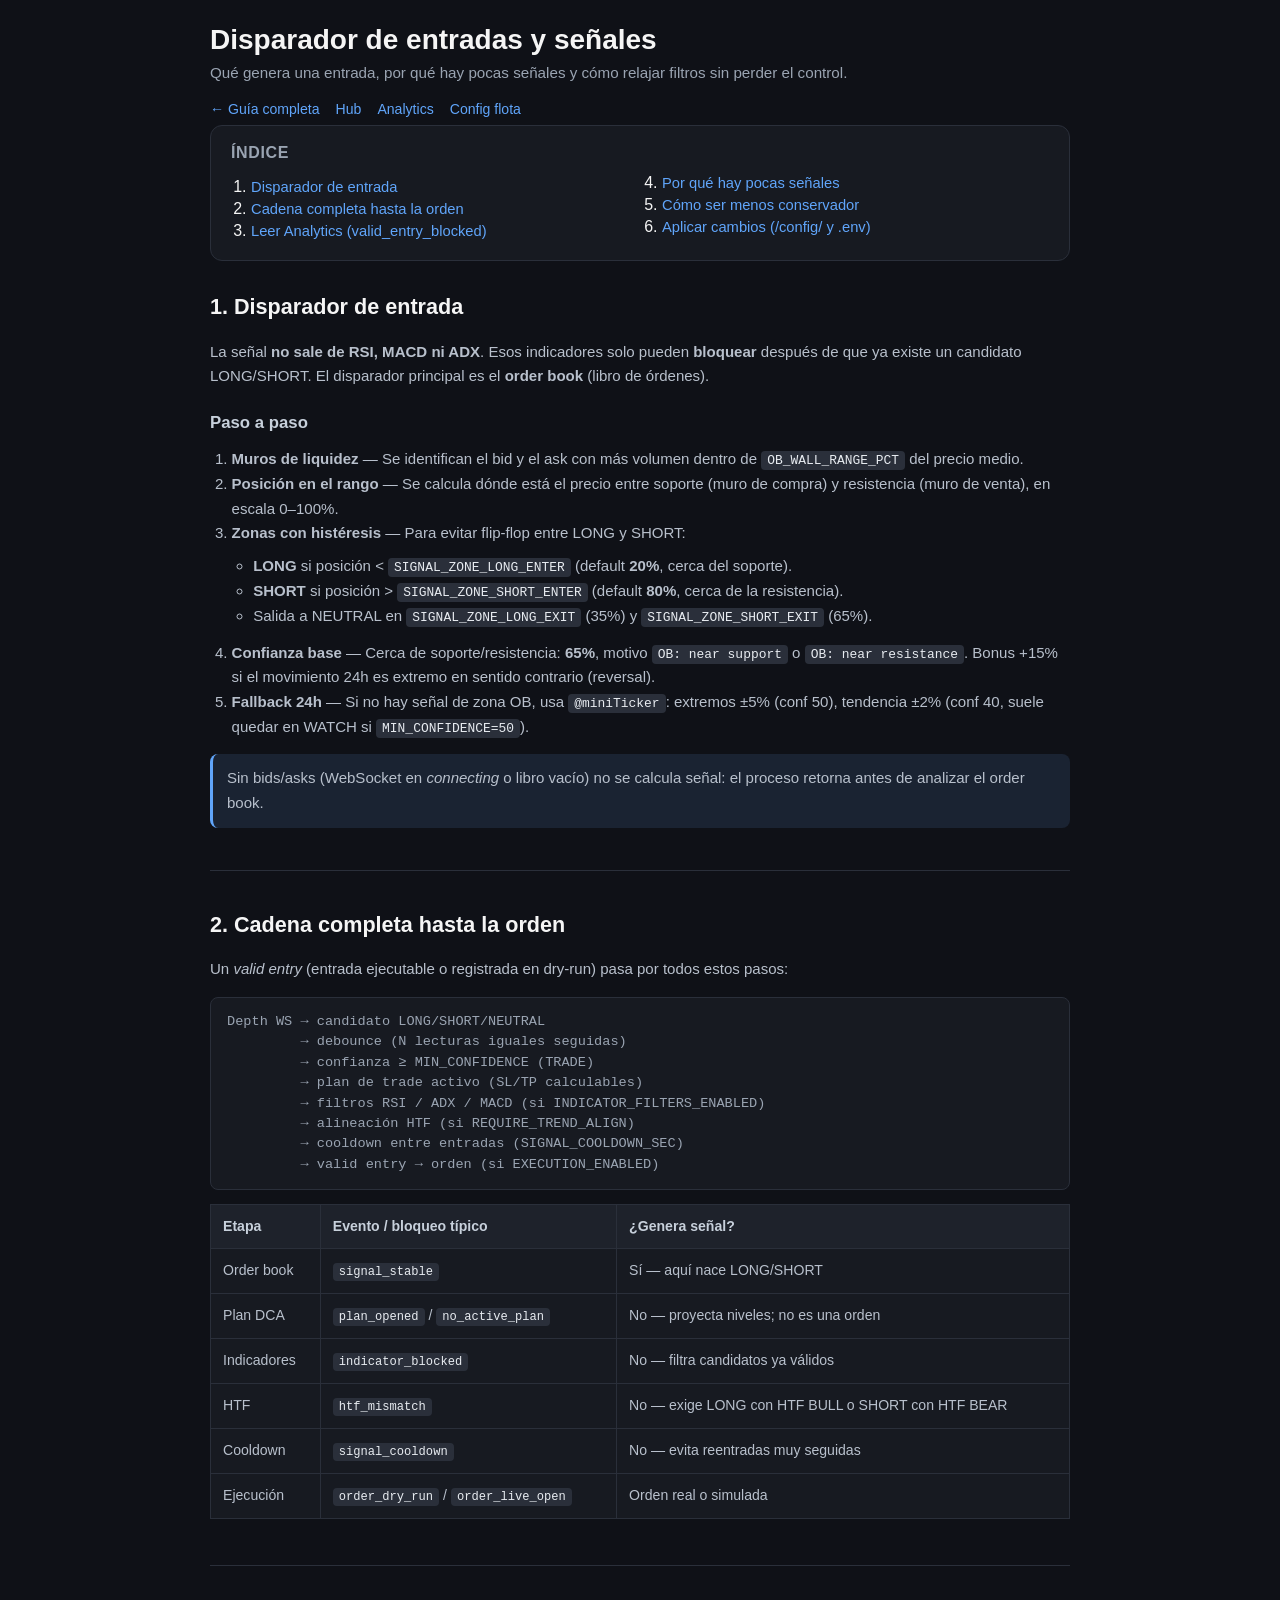
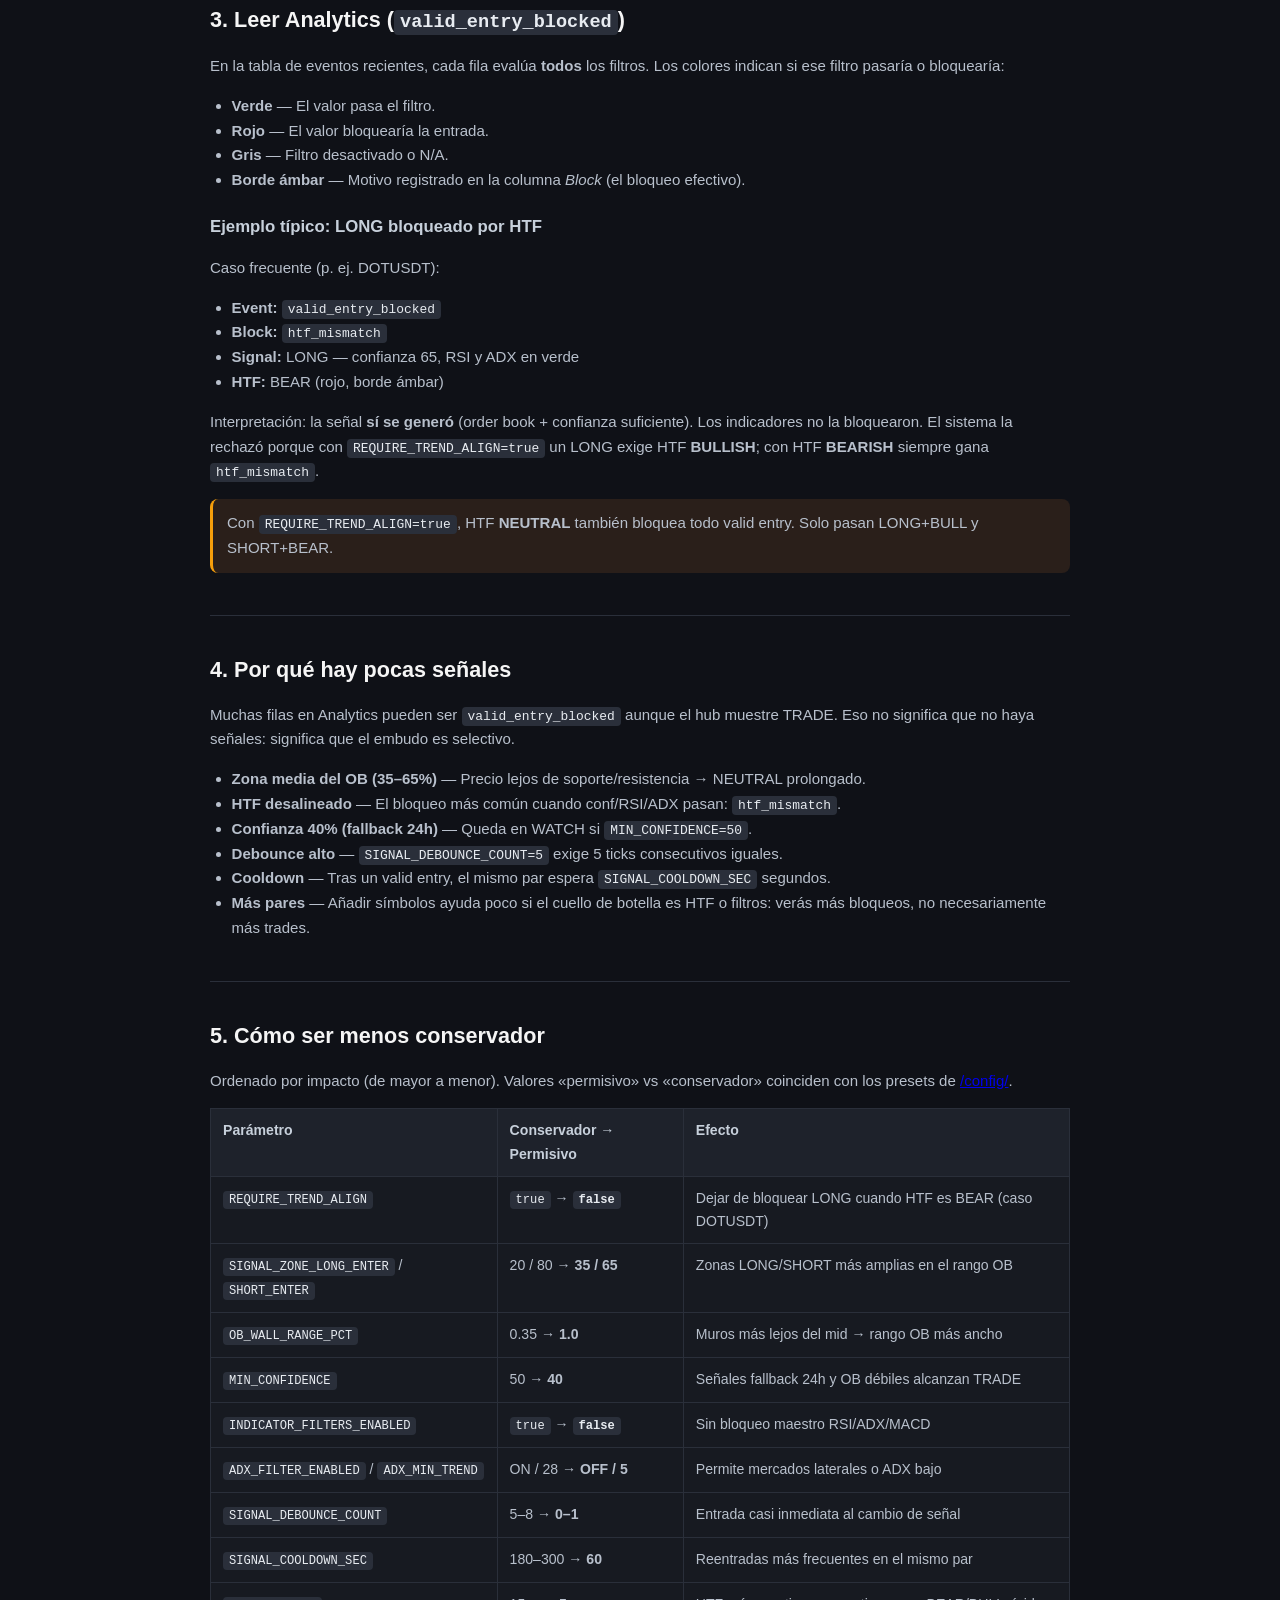
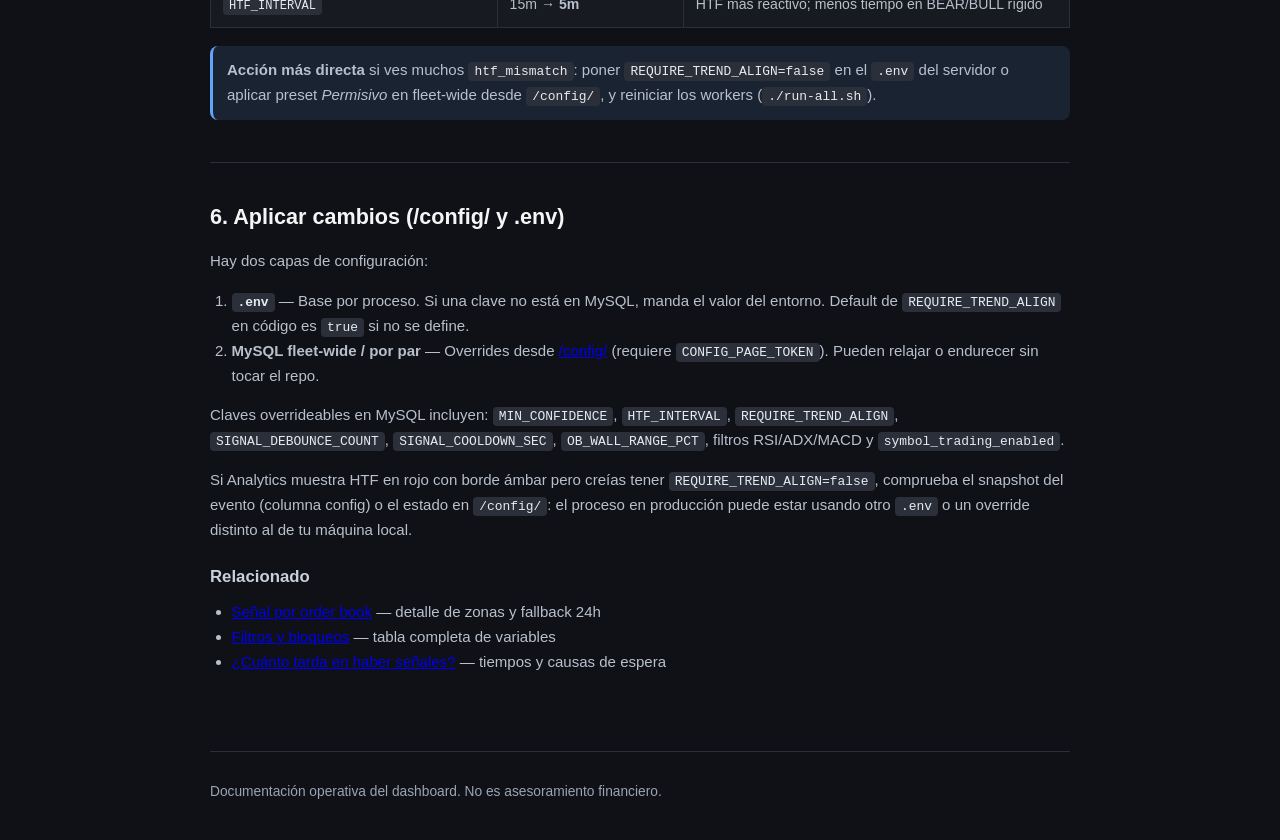
<file: hub/help-entradas.html>
<!DOCTYPE html>
<html lang="es">
<head>
    <meta charset="UTF-8">
    <meta name="viewport" content="width=device-width, initial-scale=1.0">
    <title>Disparador de entradas — Ayuda Binance Dashboard</title>
    <link rel="stylesheet" href="style.css">
</head>
<body>
    <div class="shell help-shell">
        <header class="header help-header">
            <div>
                <h1>Disparador de entradas y señales</h1>
                <p class="subtitle">Qué genera una entrada, por qué hay pocas señales y cómo relajar filtros sin perder el control.</p>
                <nav class="help-nav-top">
                    <a class="header-link" href="/help">← Guía completa</a>
                    <a class="header-link" href="/">Hub</a>
                    <a class="header-link" href="/analytics/">Analytics</a>
                    <a class="header-link" href="/config/">Config flota</a>
                </nav>
            </div>
        </header>

        <nav class="help-toc" aria-label="Índice">
            <h2>Índice</h2>
            <ol>
                <li><a href="#disparador">Disparador de entrada</a></li>
                <li><a href="#pipeline">Cadena completa hasta la orden</a></li>
                <li><a href="#analytics">Leer Analytics (valid_entry_blocked)</a></li>
                <li><a href="#pocas-senales">Por qué hay pocas señales</a></li>
                <li><a href="#menos-conservador">Cómo ser menos conservador</a></li>
                <li><a href="#config">Aplicar cambios (/config/ y .env)</a></li>
            </ol>
        </nav>

        <main class="help-content">

            <section id="disparador" class="help-section">
                <h2>1. Disparador de entrada</h2>
                <p>La señal <strong>no sale de RSI, MACD ni ADX</strong>. Esos indicadores solo pueden <strong>bloquear</strong> después de que ya existe un candidato LONG/SHORT. El disparador principal es el <strong>order book</strong> (libro de órdenes).</p>

                <h3>Paso a paso</h3>
                <ol>
                    <li><strong>Muros de liquidez</strong> — Se identifican el bid y el ask con más volumen dentro de <code>OB_WALL_RANGE_PCT</code> del precio medio.</li>
                    <li><strong>Posición en el rango</strong> — Se calcula dónde está el precio entre soporte (muro de compra) y resistencia (muro de venta), en escala 0–100%.</li>
                    <li><strong>Zonas con histéresis</strong> — Para evitar flip-flop entre LONG y SHORT:
                        <ul>
                            <li><strong>LONG</strong> si posición &lt; <code>SIGNAL_ZONE_LONG_ENTER</code> (default <strong>20%</strong>, cerca del soporte).</li>
                            <li><strong>SHORT</strong> si posición &gt; <code>SIGNAL_ZONE_SHORT_ENTER</code> (default <strong>80%</strong>, cerca de la resistencia).</li>
                            <li>Salida a NEUTRAL en <code>SIGNAL_ZONE_LONG_EXIT</code> (35%) y <code>SIGNAL_ZONE_SHORT_EXIT</code> (65%).</li>
                        </ul>
                    </li>
                    <li><strong>Confianza base</strong> — Cerca de soporte/resistencia: <strong>65%</strong>, motivo <code>OB: near support</code> o <code>OB: near resistance</code>. Bonus +15% si el movimiento 24h es extremo en sentido contrario (reversal).</li>
                    <li><strong>Fallback 24h</strong> — Si no hay señal de zona OB, usa <code>@miniTicker</code>: extremos ±5% (conf 50), tendencia ±2% (conf 40, suele quedar en WATCH si <code>MIN_CONFIDENCE=50</code>).</li>
                </ol>

                <p class="help-note">Sin bids/asks (WebSocket en <em>connecting</em> o libro vacío) no se calcula señal: el proceso retorna antes de analizar el order book.</p>
            </section>

            <section id="pipeline" class="help-section">
                <h2>2. Cadena completa hasta la orden</h2>
                <p>Un <em>valid entry</em> (entrada ejecutable o registrada en dry-run) pasa por todos estos pasos:</p>
                <pre class="help-diagram">Depth WS → candidato LONG/SHORT/NEUTRAL
         → debounce (N lecturas iguales seguidas)
         → confianza ≥ MIN_CONFIDENCE (TRADE)
         → plan de trade activo (SL/TP calculables)
         → filtros RSI / ADX / MACD (si INDICATOR_FILTERS_ENABLED)
         → alineación HTF (si REQUIRE_TREND_ALIGN)
         → cooldown entre entradas (SIGNAL_COOLDOWN_SEC)
         → valid entry → orden (si EXECUTION_ENABLED)</pre>

                <div class="help-table-wrap">
                    <table class="help-table">
                        <thead>
                            <tr>
                                <th>Etapa</th>
                                <th>Evento / bloqueo típico</th>
                                <th>¿Genera señal?</th>
                            </tr>
                        </thead>
                        <tbody>
                            <tr>
                                <td>Order book</td>
                                <td><code>signal_stable</code></td>
                                <td>Sí — aquí nace LONG/SHORT</td>
                            </tr>
                            <tr>
                                <td>Plan DCA</td>
                                <td><code>plan_opened</code> / <code>no_active_plan</code></td>
                                <td>No — proyecta niveles; no es una orden</td>
                            </tr>
                            <tr>
                                <td>Indicadores</td>
                                <td><code>indicator_blocked</code></td>
                                <td>No — filtra candidatos ya válidos</td>
                            </tr>
                            <tr>
                                <td>HTF</td>
                                <td><code>htf_mismatch</code></td>
                                <td>No — exige LONG con HTF BULL o SHORT con HTF BEAR</td>
                            </tr>
                            <tr>
                                <td>Cooldown</td>
                                <td><code>signal_cooldown</code></td>
                                <td>No — evita reentradas muy seguidas</td>
                            </tr>
                            <tr>
                                <td>Ejecución</td>
                                <td><code>order_dry_run</code> / <code>order_live_open</code></td>
                                <td>Orden real o simulada</td>
                            </tr>
                        </tbody>
                    </table>
                </div>
            </section>

            <section id="analytics" class="help-section">
                <h2>3. Leer Analytics (<code>valid_entry_blocked</code>)</h2>
                <p>En la tabla de eventos recientes, cada fila evalúa <strong>todos</strong> los filtros. Los colores indican si ese filtro pasaría o bloquearía:</p>
                <ul>
                    <li><strong>Verde</strong> — El valor pasa el filtro.</li>
                    <li><strong>Rojo</strong> — El valor bloquearía la entrada.</li>
                    <li><strong>Gris</strong> — Filtro desactivado o N/A.</li>
                    <li><strong>Borde ámbar</strong> — Motivo registrado en la columna <em>Block</em> (el bloqueo efectivo).</li>
                </ul>

                <h3>Ejemplo típico: LONG bloqueado por HTF</h3>
                <p>Caso frecuente (p. ej. DOTUSDT):</p>
                <ul>
                    <li><strong>Event:</strong> <code>valid_entry_blocked</code></li>
                    <li><strong>Block:</strong> <code>htf_mismatch</code></li>
                    <li><strong>Signal:</strong> LONG — confianza 65, RSI y ADX en verde</li>
                    <li><strong>HTF:</strong> BEAR (rojo, borde ámbar)</li>
                </ul>
                <p>Interpretación: la señal <strong>sí se generó</strong> (order book + confianza suficiente). Los indicadores no la bloquearon. El sistema la rechazó porque con <code>REQUIRE_TREND_ALIGN=true</code> un LONG exige HTF <strong>BULLISH</strong>; con HTF <strong>BEARISH</strong> siempre gana <code>htf_mismatch</code>.</p>
                <p class="help-warn">Con <code>REQUIRE_TREND_ALIGN=true</code>, HTF <strong>NEUTRAL</strong> también bloquea todo valid entry. Solo pasan LONG+BULL y SHORT+BEAR.</p>
            </section>

            <section id="pocas-senales" class="help-section">
                <h2>4. Por qué hay pocas señales</h2>
                <p>Muchas filas en Analytics pueden ser <code>valid_entry_blocked</code> aunque el hub muestre TRADE. Eso no significa que no haya señales: significa que el embudo es selectivo.</p>
                <ul>
                    <li><strong>Zona media del OB (35–65%)</strong> — Precio lejos de soporte/resistencia → NEUTRAL prolongado.</li>
                    <li><strong>HTF desalineado</strong> — El bloqueo más común cuando conf/RSI/ADX pasan: <code>htf_mismatch</code>.</li>
                    <li><strong>Confianza 40% (fallback 24h)</strong> — Queda en WATCH si <code>MIN_CONFIDENCE=50</code>.</li>
                    <li><strong>Debounce alto</strong> — <code>SIGNAL_DEBOUNCE_COUNT=5</code> exige 5 ticks consecutivos iguales.</li>
                    <li><strong>Cooldown</strong> — Tras un valid entry, el mismo par espera <code>SIGNAL_COOLDOWN_SEC</code> segundos.</li>
                    <li><strong>Más pares</strong> — Añadir símbolos ayuda poco si el cuello de botella es HTF o filtros: verás más bloqueos, no necesariamente más trades.</li>
                </ul>
            </section>

            <section id="menos-conservador" class="help-section">
                <h2>5. Cómo ser menos conservador</h2>
                <p>Ordenado por impacto (de mayor a menor). Valores «permisivo» vs «conservador» coinciden con los presets de <a href="/config/">/config/</a>.</p>

                <div class="help-table-wrap">
                    <table class="help-table">
                        <thead>
                            <tr>
                                <th>Parámetro</th>
                                <th>Conservador → Permisivo</th>
                                <th>Efecto</th>
                            </tr>
                        </thead>
                        <tbody>
                            <tr>
                                <td><code>REQUIRE_TREND_ALIGN</code></td>
                                <td><code>true</code> → <strong><code>false</code></strong></td>
                                <td>Dejar de bloquear LONG cuando HTF es BEAR (caso DOTUSDT)</td>
                            </tr>
                            <tr>
                                <td><code>SIGNAL_ZONE_LONG_ENTER</code> / <code>SHORT_ENTER</code></td>
                                <td>20 / 80 → <strong>35 / 65</strong></td>
                                <td>Zonas LONG/SHORT más amplias en el rango OB</td>
                            </tr>
                            <tr>
                                <td><code>OB_WALL_RANGE_PCT</code></td>
                                <td>0.35 → <strong>1.0</strong></td>
                                <td>Muros más lejos del mid → rango OB más ancho</td>
                            </tr>
                            <tr>
                                <td><code>MIN_CONFIDENCE</code></td>
                                <td>50 → <strong>40</strong></td>
                                <td>Señales fallback 24h y OB débiles alcanzan TRADE</td>
                            </tr>
                            <tr>
                                <td><code>INDICATOR_FILTERS_ENABLED</code></td>
                                <td><code>true</code> → <strong><code>false</code></strong></td>
                                <td>Sin bloqueo maestro RSI/ADX/MACD</td>
                            </tr>
                            <tr>
                                <td><code>ADX_FILTER_ENABLED</code> / <code>ADX_MIN_TREND</code></td>
                                <td>ON / 28 → <strong>OFF / 5</strong></td>
                                <td>Permite mercados laterales o ADX bajo</td>
                            </tr>
                            <tr>
                                <td><code>SIGNAL_DEBOUNCE_COUNT</code></td>
                                <td>5–8 → <strong>0–1</strong></td>
                                <td>Entrada casi inmediata al cambio de señal</td>
                            </tr>
                            <tr>
                                <td><code>SIGNAL_COOLDOWN_SEC</code></td>
                                <td>180–300 → <strong>60</strong></td>
                                <td>Reentradas más frecuentes en el mismo par</td>
                            </tr>
                            <tr>
                                <td><code>HTF_INTERVAL</code></td>
                                <td>15m → <strong>5m</strong></td>
                                <td>HTF más reactivo; menos tiempo en BEAR/BULL rígido</td>
                            </tr>
                        </tbody>
                    </table>
                </div>

                <p class="help-note"><strong>Acción más directa</strong> si ves muchos <code>htf_mismatch</code>: poner <code>REQUIRE_TREND_ALIGN=false</code> en el <code>.env</code> del servidor o aplicar preset <em>Permisivo</em> en fleet-wide desde <code>/config/</code>, y reiniciar los workers (<code>./run-all.sh</code>).</p>
            </section>

            <section id="config" class="help-section">
                <h2>6. Aplicar cambios (/config/ y .env)</h2>
                <p>Hay dos capas de configuración:</p>
                <ol>
                    <li><strong><code>.env</code></strong> — Base por proceso. Si una clave no está en MySQL, manda el valor del entorno. Default de <code>REQUIRE_TREND_ALIGN</code> en código es <code>true</code> si no se define.</li>
                    <li><strong>MySQL fleet-wide / por par</strong> — Overrides desde <a href="/config/">/config/</a> (requiere <code>CONFIG_PAGE_TOKEN</code>). Pueden relajar o endurecer sin tocar el repo.</li>
                </ol>
                <p>Claves overrideables en MySQL incluyen: <code>MIN_CONFIDENCE</code>, <code>HTF_INTERVAL</code>, <code>REQUIRE_TREND_ALIGN</code>, <code>SIGNAL_DEBOUNCE_COUNT</code>, <code>SIGNAL_COOLDOWN_SEC</code>, <code>OB_WALL_RANGE_PCT</code>, filtros RSI/ADX/MACD y <code>symbol_trading_enabled</code>.</p>
                <p>Si Analytics muestra HTF en rojo con borde ámbar pero creías tener <code>REQUIRE_TREND_ALIGN=false</code>, comprueba el snapshot del evento (columna config) o el estado en <code>/config/</code>: el proceso en producción puede estar usando otro <code>.env</code> o un override distinto al de tu máquina local.</p>

                <h3>Relacionado</h3>
                <ul>
                    <li><a href="/help#orderbook">Señal por order book</a> — detalle de zonas y fallback 24h</li>
                    <li><a href="/help#filtros">Filtros y bloqueos</a> — tabla completa de variables</li>
                    <li><a href="/help#esperas">¿Cuánto tarda en haber señales?</a> — tiempos y causas de espera</li>
                </ul>
            </section>

        </main>

        <footer class="help-footer">
            <p class="help-disclaimer">Documentación operativa del dashboard. No es asesoramiento financiero.</p>
        </footer>
    </div>
</body>
</html>
</file>
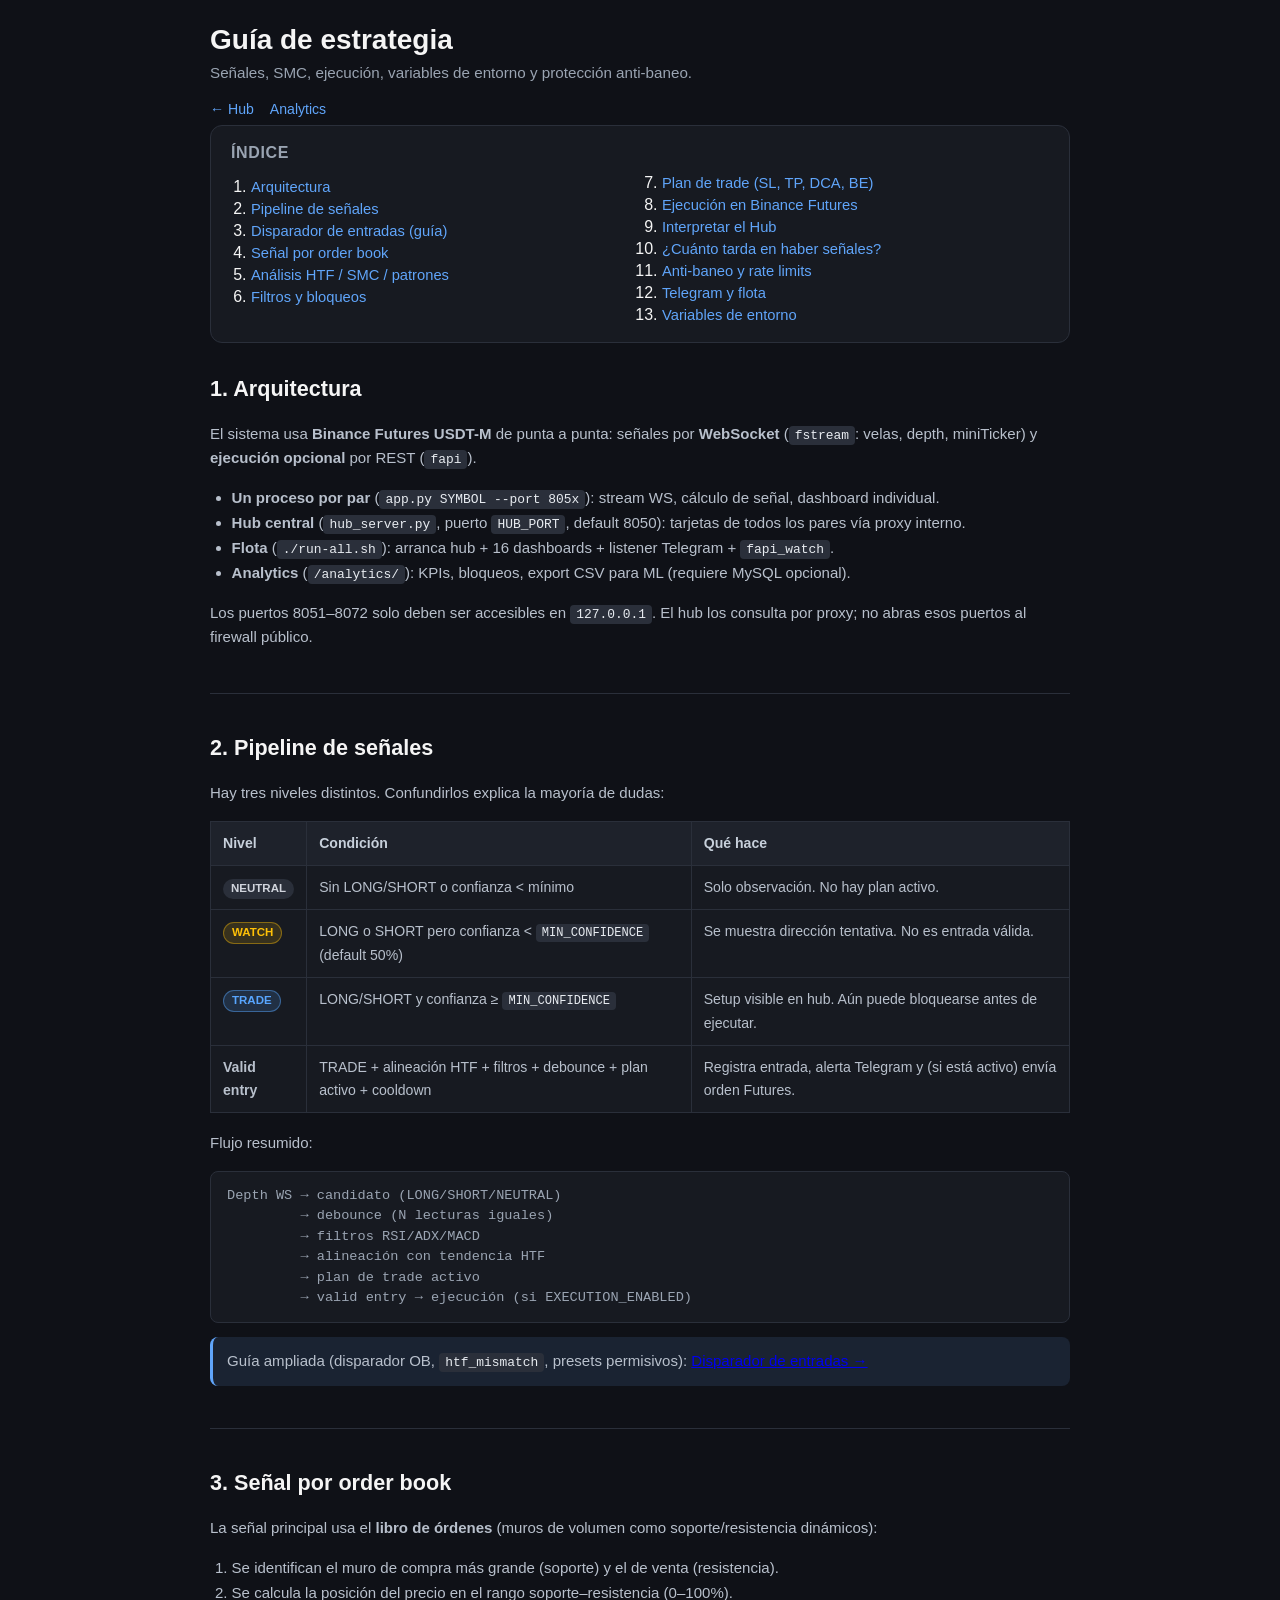
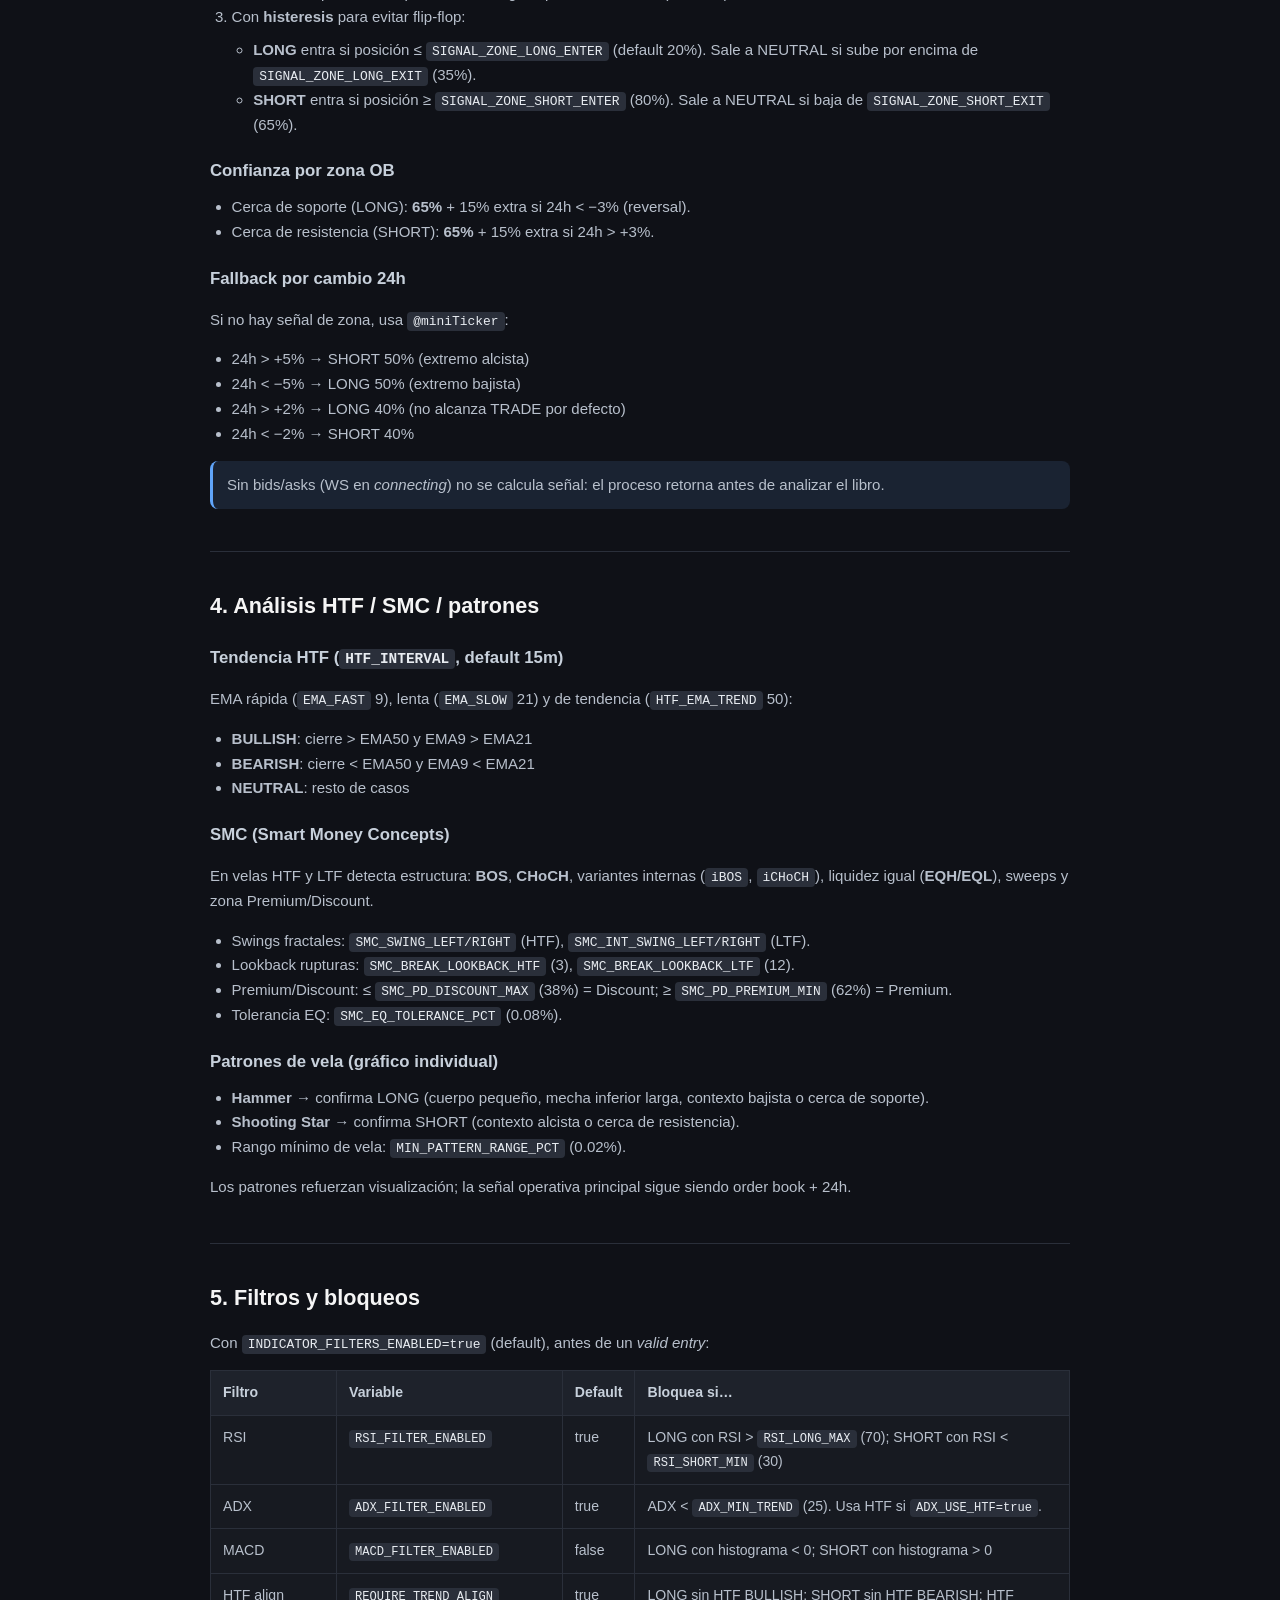
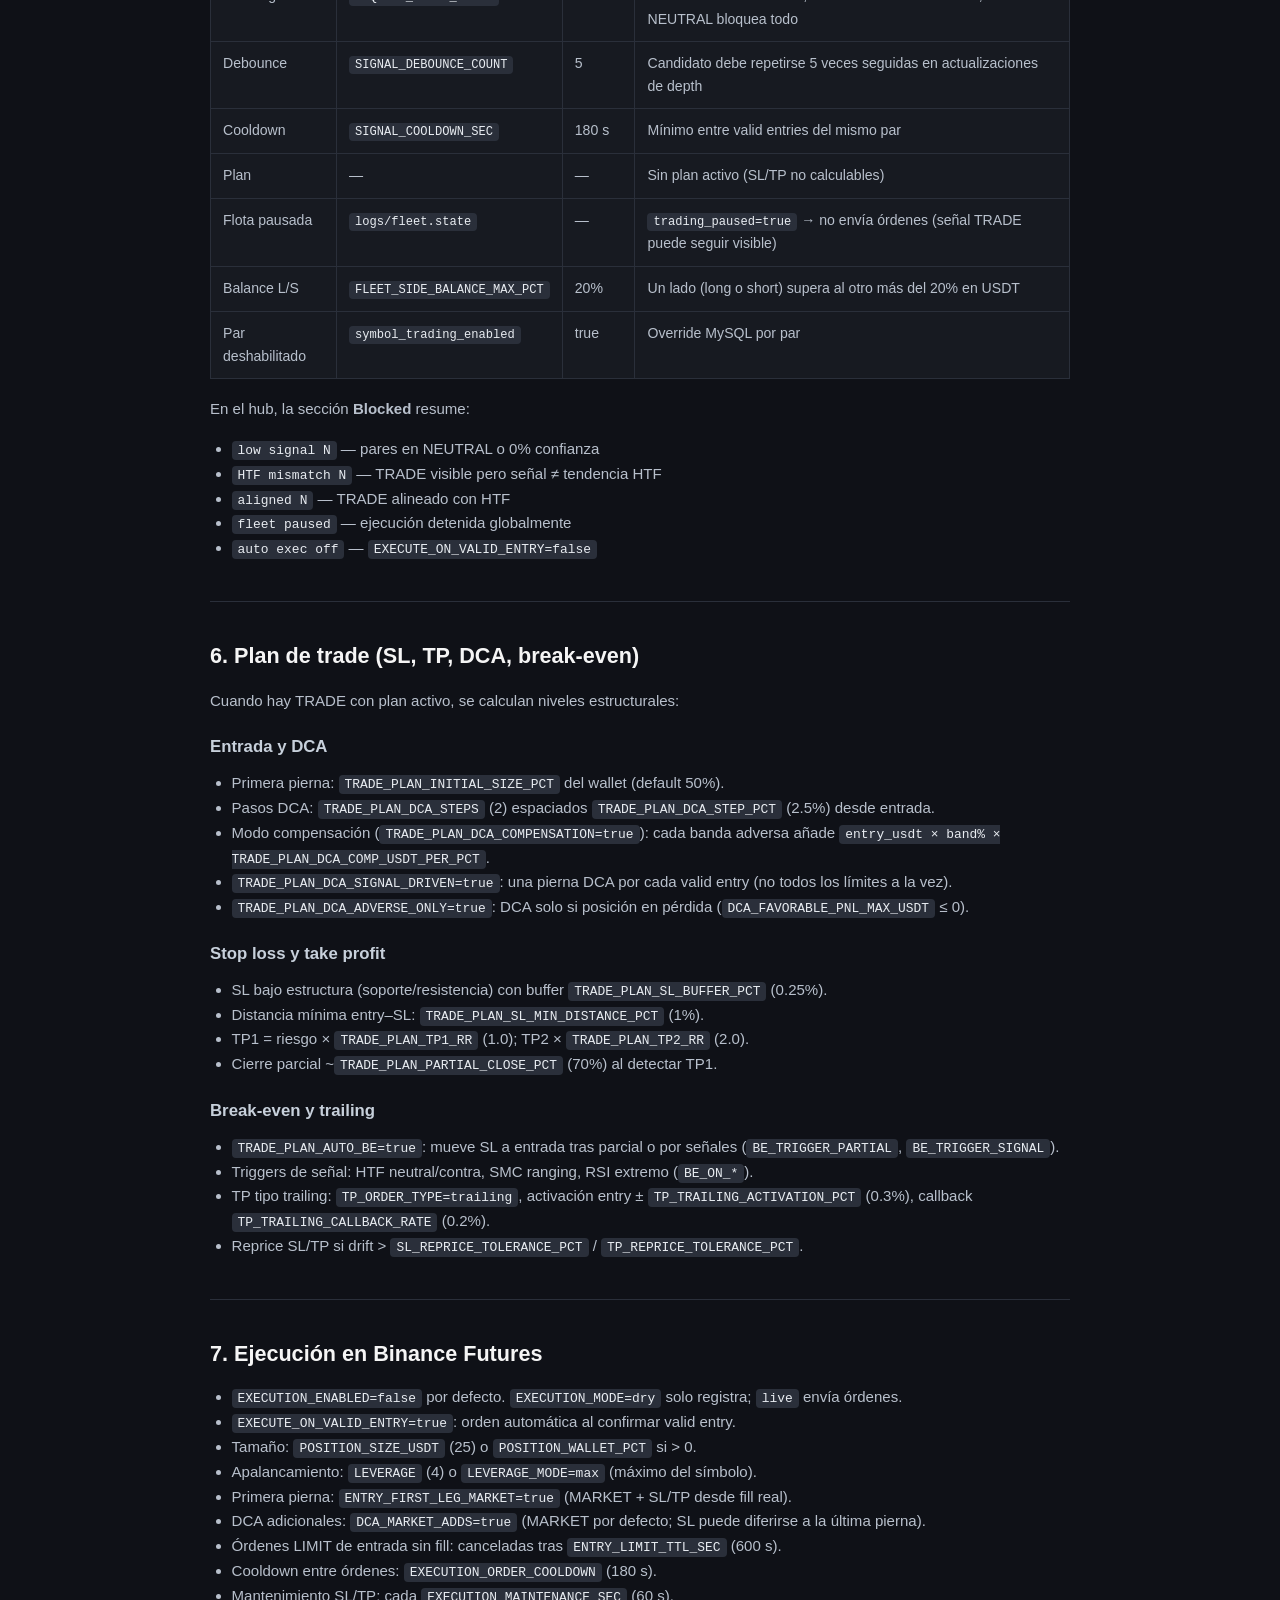
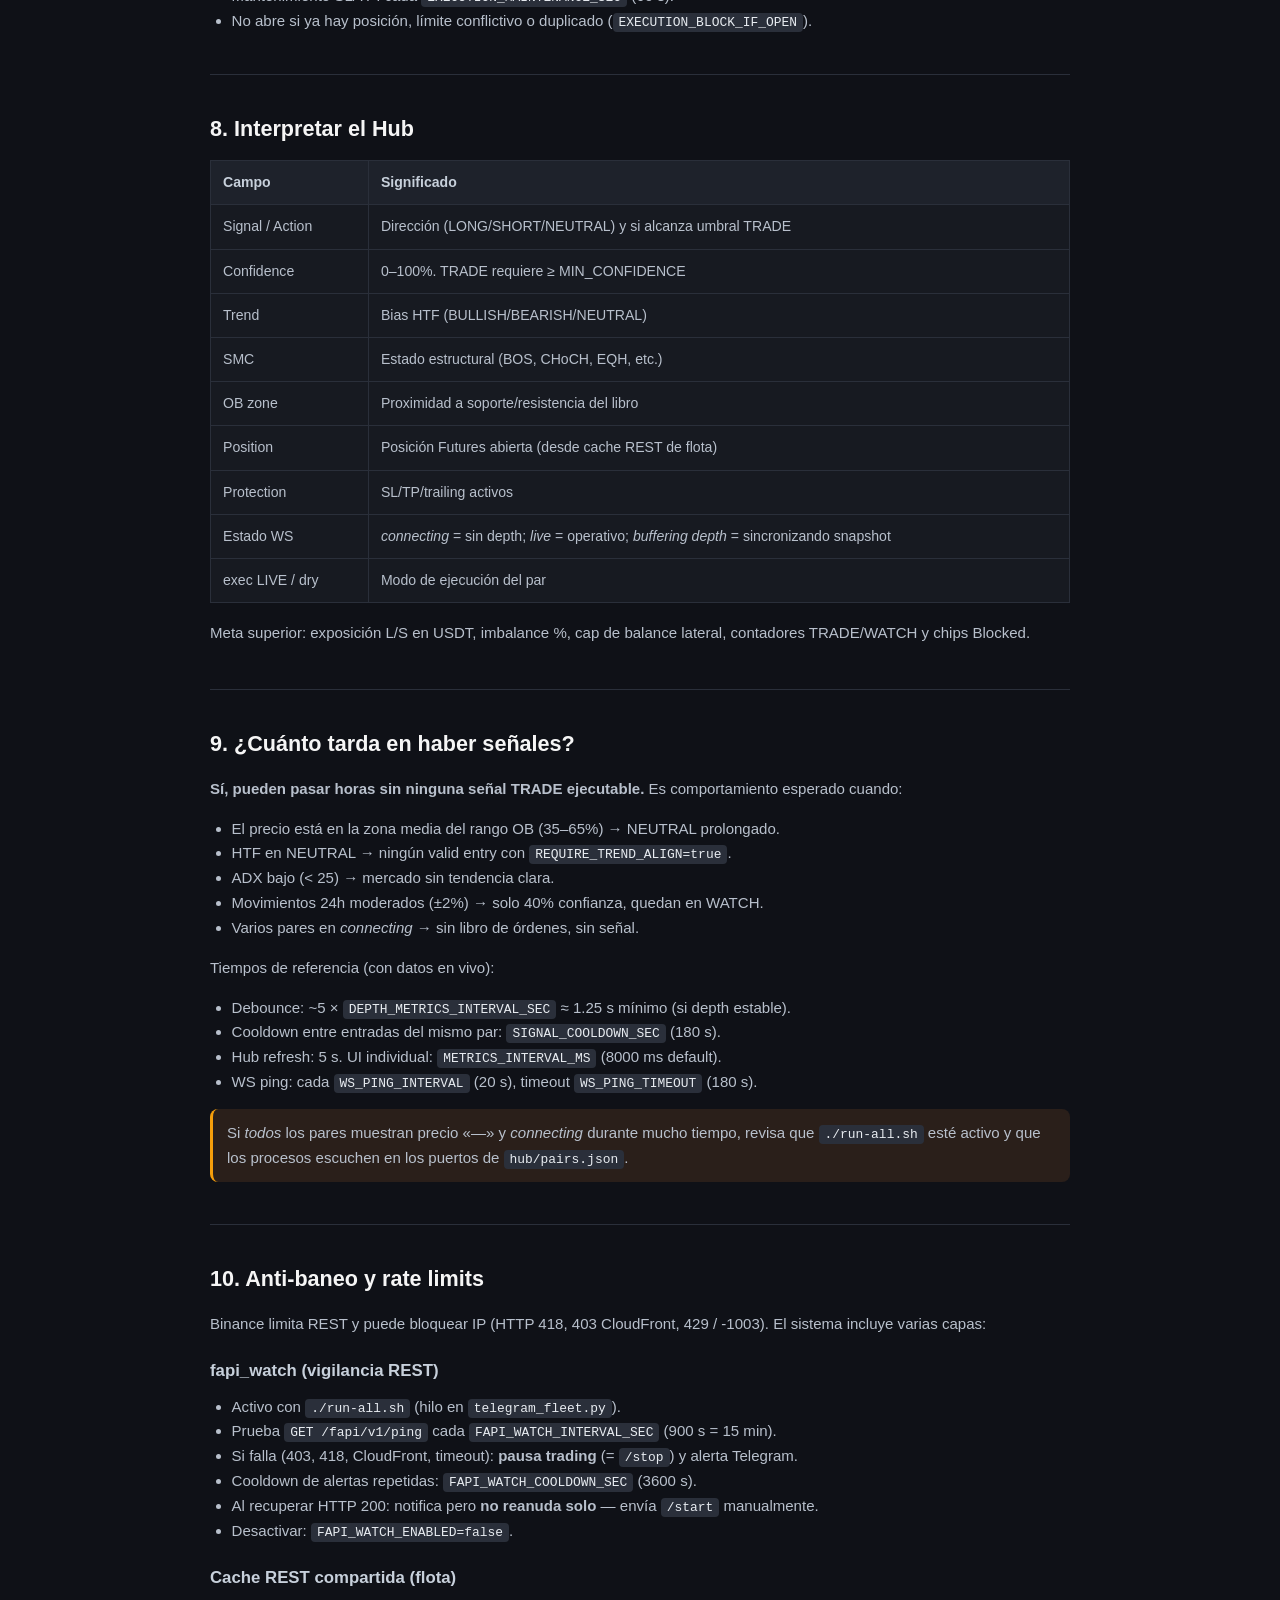
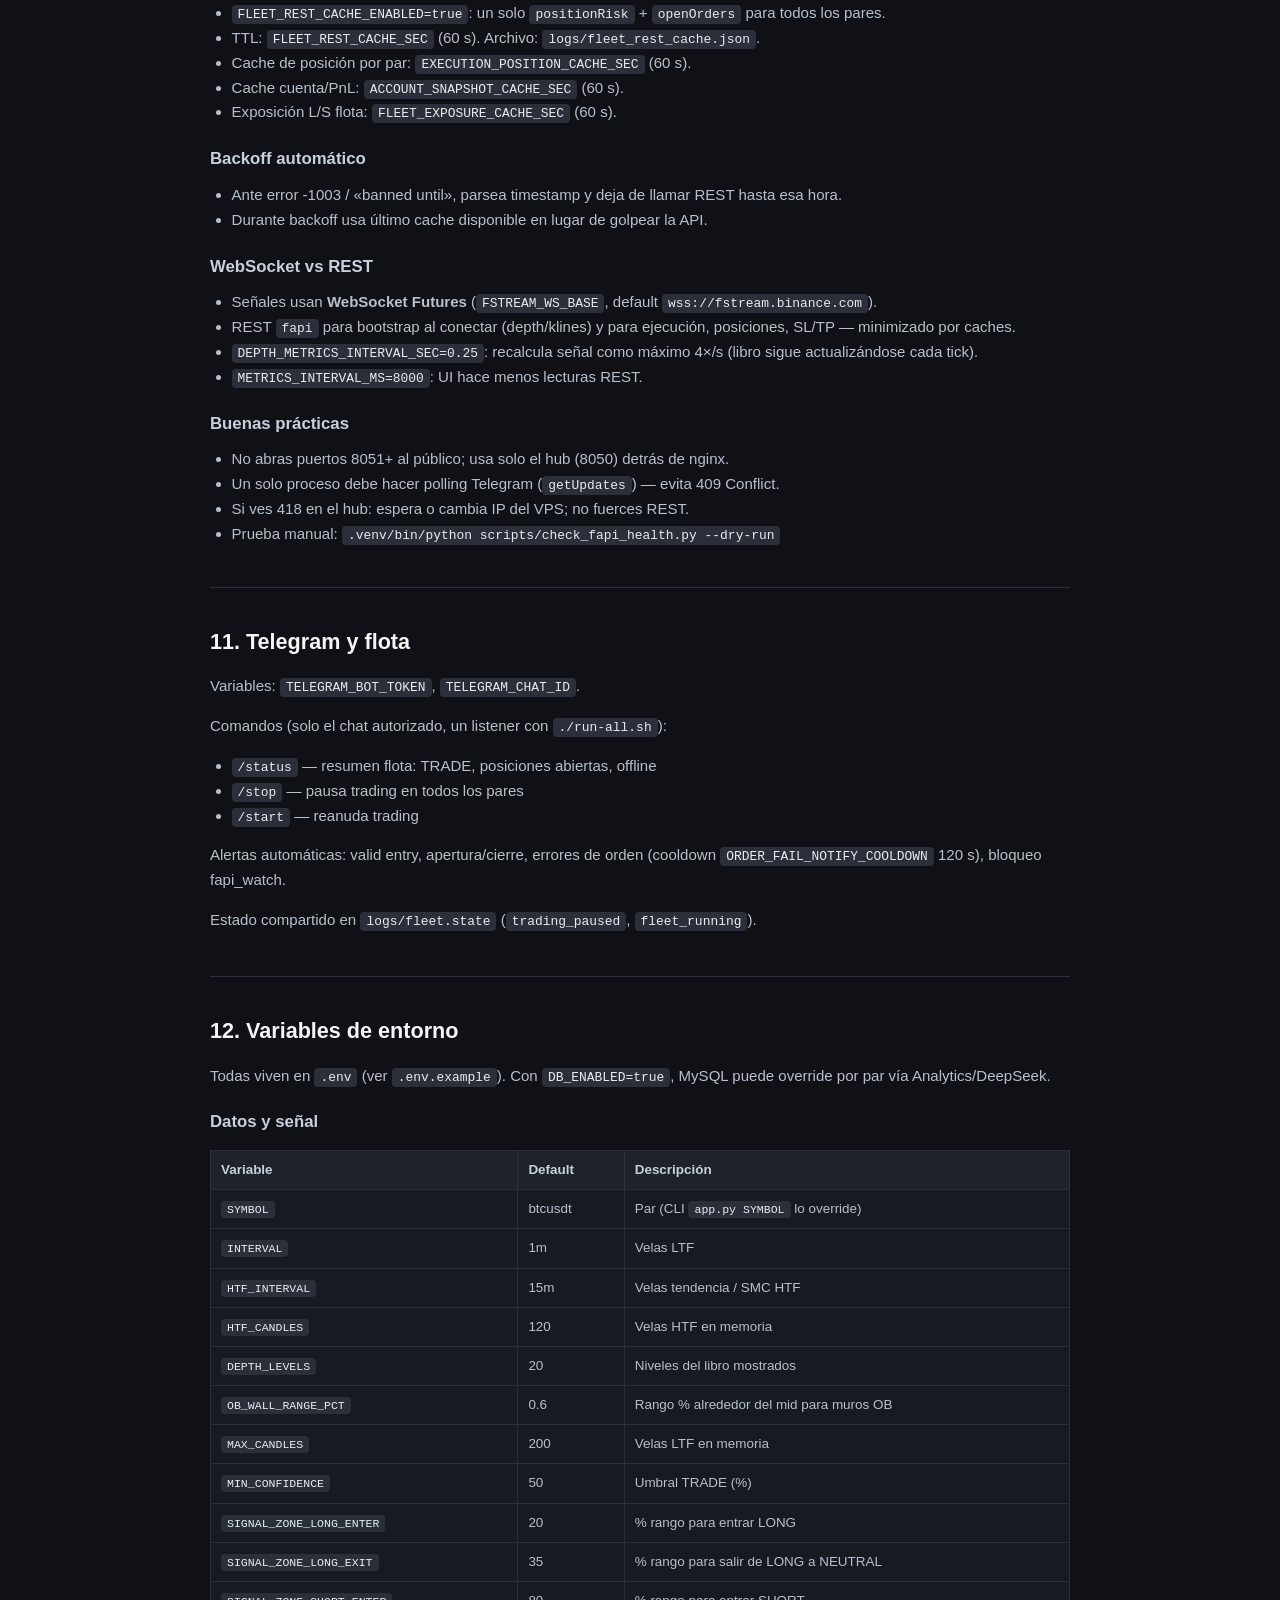
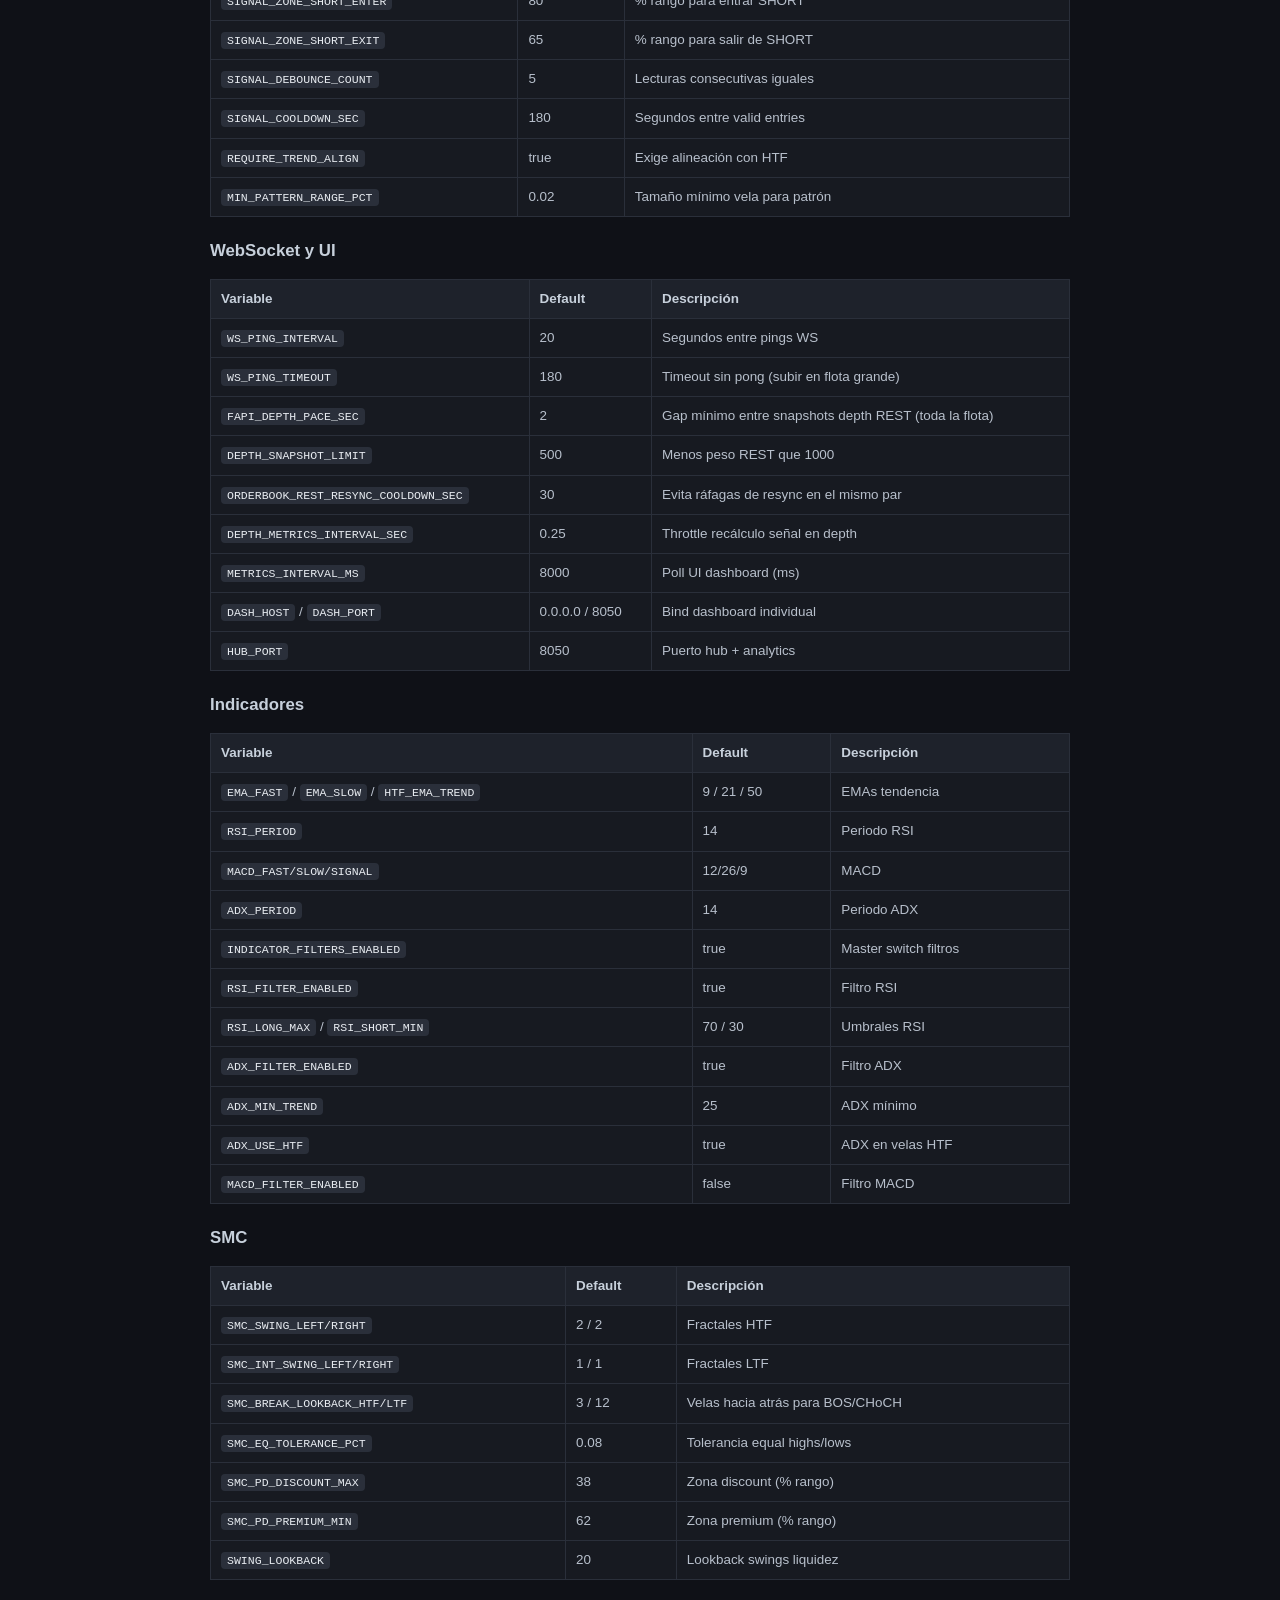
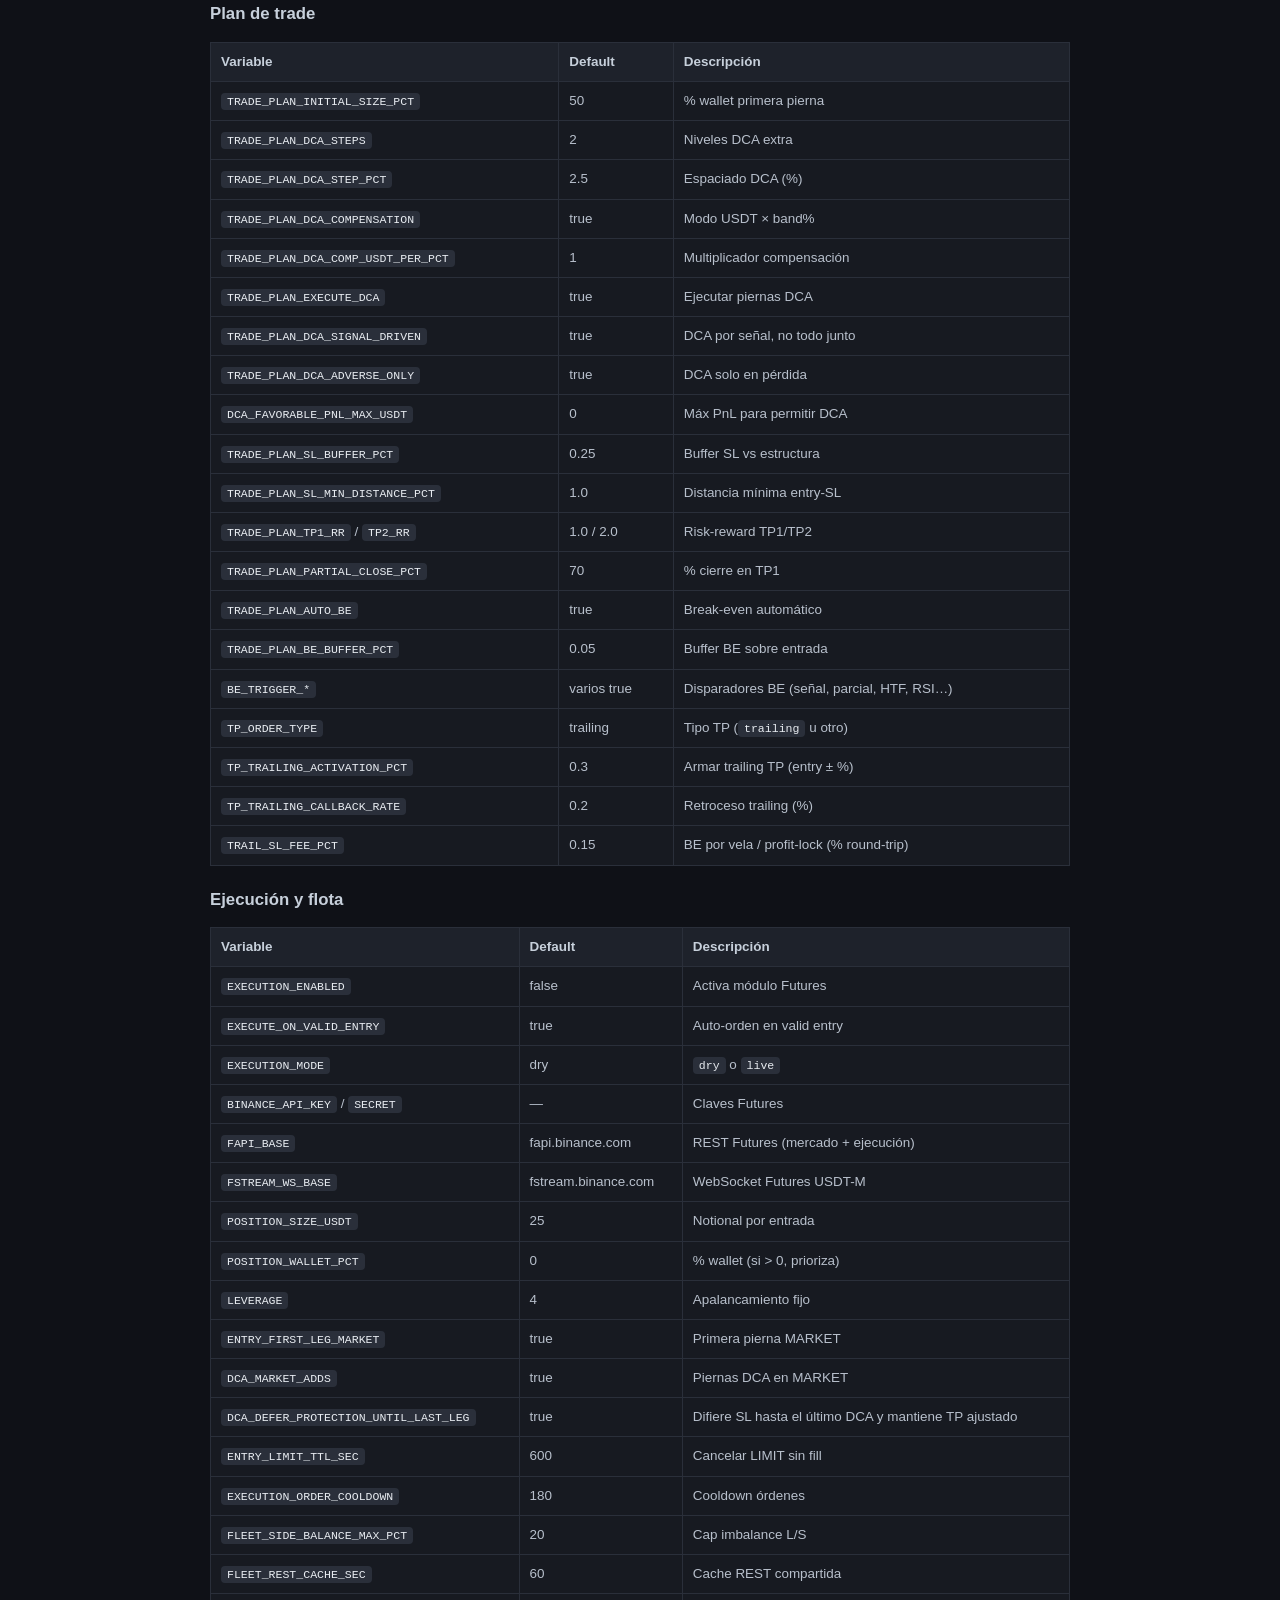
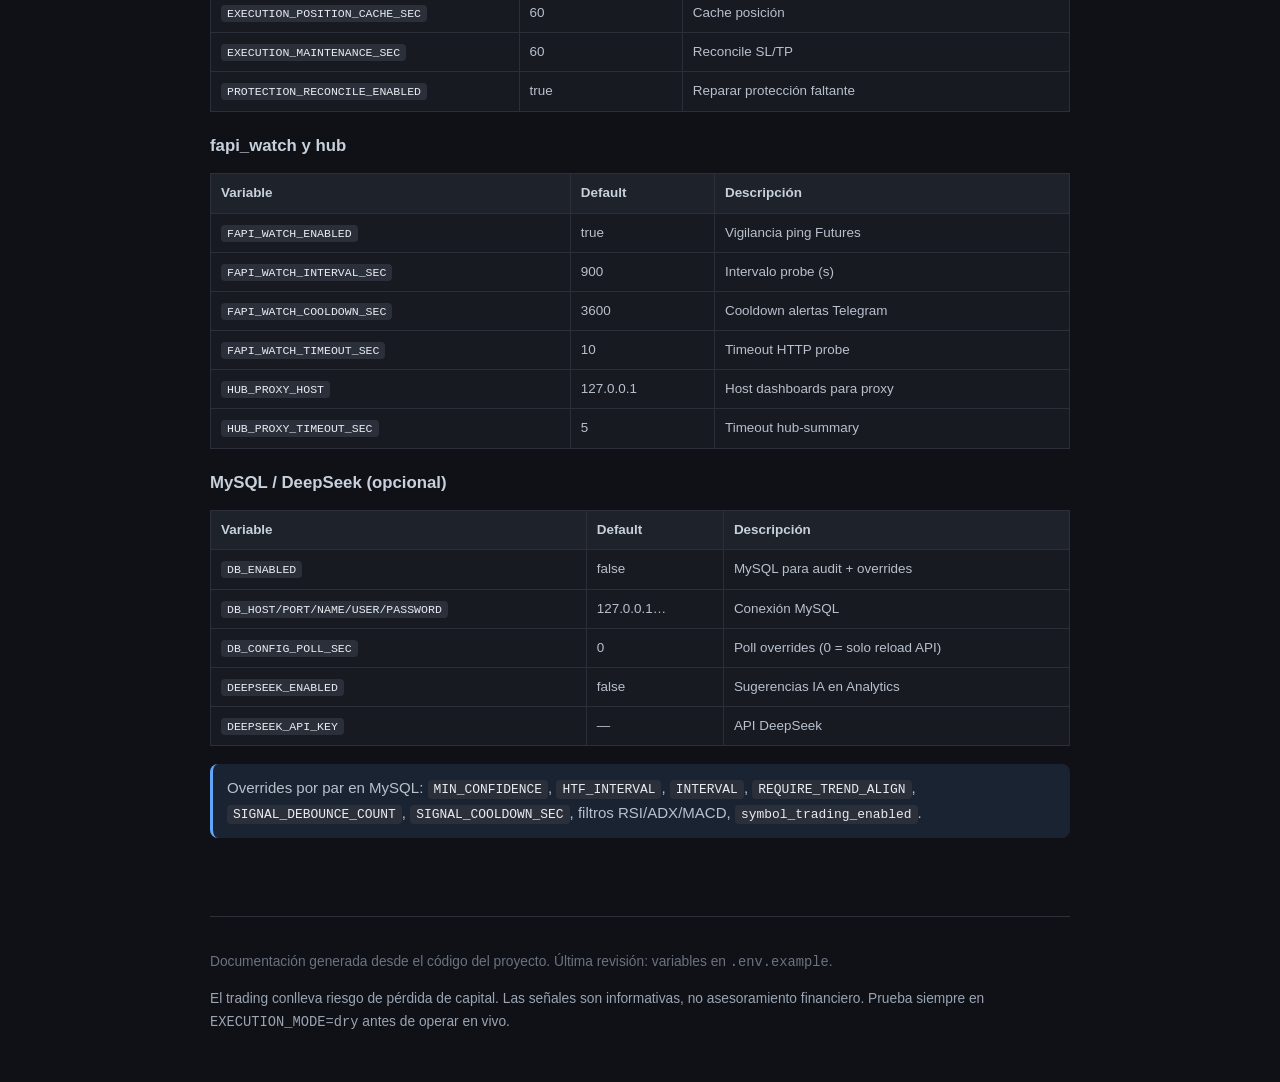
<file: hub/help.html>
<!DOCTYPE html>
<html lang="es">
<head>
    <meta charset="UTF-8">
    <meta name="viewport" content="width=device-width, initial-scale=1.0">
    <title>Ayuda — Estrategia Binance Dashboard</title>
    <link rel="stylesheet" href="style.css">
</head>
<body>
    <div class="shell help-shell">
        <header class="header help-header">
            <div>
                <h1>Guía de estrategia</h1>
                <p class="subtitle">Señales, SMC, ejecución, variables de entorno y protección anti-baneo.</p>
                <nav class="help-nav-top">
                    <a class="header-link" href="/">← Hub</a>
                    <a class="header-link" href="/analytics/">Analytics</a>
                </nav>
            </div>
        </header>

        <nav class="help-toc" aria-label="Índice">
            <h2>Índice</h2>
            <ol>
                <li><a href="#arquitectura">Arquitectura</a></li>
                <li><a href="#pipeline">Pipeline de señales</a></li>
                <li><a href="/help/entradas">Disparador de entradas (guía)</a></li>
                <li><a href="#orderbook">Señal por order book</a></li>
                <li><a href="#analisis">Análisis HTF / SMC / patrones</a></li>
                <li><a href="#filtros">Filtros y bloqueos</a></li>
                <li><a href="#plan">Plan de trade (SL, TP, DCA, BE)</a></li>
                <li><a href="#ejecucion">Ejecución en Binance Futures</a></li>
                <li><a href="#hub">Interpretar el Hub</a></li>
                <li><a href="#esperas">¿Cuánto tarda en haber señales?</a></li>
                <li><a href="#antiban">Anti-baneo y rate limits</a></li>
                <li><a href="#telegram">Telegram y flota</a></li>
                <li><a href="#variables">Variables de entorno</a></li>
            </ol>
        </nav>

        <main class="help-content">

            <section id="arquitectura" class="help-section">
                <h2>1. Arquitectura</h2>
                <p>El sistema usa <strong>Binance Futures USDT-M</strong> de punta a punta: señales por <strong>WebSocket</strong> (<code>fstream</code>: velas, depth, miniTicker) y <strong>ejecución opcional</strong> por REST (<code>fapi</code>).</p>
                <ul>
                    <li><strong>Un proceso por par</strong> (<code>app.py SYMBOL --port 805x</code>): stream WS, cálculo de señal, dashboard individual.</li>
                    <li><strong>Hub central</strong> (<code>hub_server.py</code>, puerto <code>HUB_PORT</code>, default 8050): tarjetas de todos los pares vía proxy interno.</li>
                    <li><strong>Flota</strong> (<code>./run-all.sh</code>): arranca hub + 16 dashboards + listener Telegram + <code>fapi_watch</code>.</li>
                    <li><strong>Analytics</strong> (<code>/analytics/</code>): KPIs, bloqueos, export CSV para ML (requiere MySQL opcional).</li>
                </ul>
                <p>Los puertos 8051–8072 solo deben ser accesibles en <code>127.0.0.1</code>. El hub los consulta por proxy; no abras esos puertos al firewall público.</p>
            </section>

            <section id="pipeline" class="help-section">
                <h2>2. Pipeline de señales</h2>
                <p>Hay tres niveles distintos. Confundirlos explica la mayoría de dudas:</p>

                <div class="help-table-wrap">
                    <table class="help-table">
                        <thead>
                            <tr>
                                <th>Nivel</th>
                                <th>Condición</th>
                                <th>Qué hace</th>
                            </tr>
                        </thead>
                        <tbody>
                            <tr>
                                <td><span class="badge badge-neutral">NEUTRAL</span></td>
                                <td>Sin LONG/SHORT o confianza &lt; mínimo</td>
                                <td>Solo observación. No hay plan activo.</td>
                            </tr>
                            <tr>
                                <td><span class="badge badge-watch">WATCH</span></td>
                                <td>LONG o SHORT pero confianza &lt; <code>MIN_CONFIDENCE</code> (default 50%)</td>
                                <td>Se muestra dirección tentativa. No es entrada válida.</td>
                            </tr>
                            <tr>
                                <td><span class="badge badge-trade">TRADE</span></td>
                                <td>LONG/SHORT y confianza ≥ <code>MIN_CONFIDENCE</code></td>
                                <td>Setup visible en hub. Aún puede bloquearse antes de ejecutar.</td>
                            </tr>
                            <tr>
                                <td><strong>Valid entry</strong></td>
                                <td>TRADE + alineación HTF + filtros + debounce + plan activo + cooldown</td>
                                <td>Registra entrada, alerta Telegram y (si está activo) envía orden Futures.</td>
                            </tr>
                        </tbody>
                    </table>
                </div>

                <p>Flujo resumido:</p>
                <pre class="help-diagram">Depth WS → candidato (LONG/SHORT/NEUTRAL)
         → debounce (N lecturas iguales)
         → filtros RSI/ADX/MACD
         → alineación con tendencia HTF
         → plan de trade activo
         → valid entry → ejecución (si EXECUTION_ENABLED)</pre>
                <p class="help-note">Guía ampliada (disparador OB, <code>htf_mismatch</code>, presets permisivos): <a href="/help/entradas">Disparador de entradas →</a></p>
            </section>

            <section id="orderbook" class="help-section">
                <h2>3. Señal por order book</h2>
                <p>La señal principal usa el <strong>libro de órdenes</strong> (muros de volumen como soporte/resistencia dinámicos):</p>
                <ol>
                    <li>Se identifican el muro de compra más grande (soporte) y el de venta (resistencia).</li>
                    <li>Se calcula la posición del precio en el rango soporte–resistencia (0–100%).</li>
                    <li>Con <strong>histeresis</strong> para evitar flip-flop:
                        <ul>
                            <li><strong>LONG</strong> entra si posición ≤ <code>SIGNAL_ZONE_LONG_ENTER</code> (default 20%). Sale a NEUTRAL si sube por encima de <code>SIGNAL_ZONE_LONG_EXIT</code> (35%).</li>
                            <li><strong>SHORT</strong> entra si posición ≥ <code>SIGNAL_ZONE_SHORT_ENTER</code> (80%). Sale a NEUTRAL si baja de <code>SIGNAL_ZONE_SHORT_EXIT</code> (65%).</li>
                        </ul>
                    </li>
                </ol>

                <h3>Confianza por zona OB</h3>
                <ul>
                    <li>Cerca de soporte (LONG): <strong>65%</strong> + 15% extra si 24h &lt; −3% (reversal).</li>
                    <li>Cerca de resistencia (SHORT): <strong>65%</strong> + 15% extra si 24h &gt; +3%.</li>
                </ul>

                <h3>Fallback por cambio 24h</h3>
                <p>Si no hay señal de zona, usa <code>@miniTicker</code>:</p>
                <ul>
                    <li>24h &gt; +5% → SHORT 50% (extremo alcista)</li>
                    <li>24h &lt; −5% → LONG 50% (extremo bajista)</li>
                    <li>24h &gt; +2% → LONG 40% (no alcanza TRADE por defecto)</li>
                    <li>24h &lt; −2% → SHORT 40%</li>
                </ul>
                <p class="help-note">Sin bids/asks (WS en <em>connecting</em>) no se calcula señal: el proceso retorna antes de analizar el libro.</p>
            </section>

            <section id="analisis" class="help-section">
                <h2>4. Análisis HTF / SMC / patrones</h2>

                <h3>Tendencia HTF (<code>HTF_INTERVAL</code>, default 15m)</h3>
                <p>EMA rápida (<code>EMA_FAST</code> 9), lenta (<code>EMA_SLOW</code> 21) y de tendencia (<code>HTF_EMA_TREND</code> 50):</p>
                <ul>
                    <li><strong>BULLISH</strong>: cierre &gt; EMA50 y EMA9 &gt; EMA21</li>
                    <li><strong>BEARISH</strong>: cierre &lt; EMA50 y EMA9 &lt; EMA21</li>
                    <li><strong>NEUTRAL</strong>: resto de casos</li>
                </ul>

                <h3>SMC (Smart Money Concepts)</h3>
                <p>En velas HTF y LTF detecta estructura: <strong>BOS</strong>, <strong>CHoCH</strong>, variantes internas (<code>iBOS</code>, <code>iCHoCH</code>), liquidez igual (<strong>EQH/EQL</strong>), sweeps y zona Premium/Discount.</p>
                <ul>
                    <li>Swings fractales: <code>SMC_SWING_LEFT/RIGHT</code> (HTF), <code>SMC_INT_SWING_LEFT/RIGHT</code> (LTF).</li>
                    <li>Lookback rupturas: <code>SMC_BREAK_LOOKBACK_HTF</code> (3), <code>SMC_BREAK_LOOKBACK_LTF</code> (12).</li>
                    <li>Premium/Discount: ≤ <code>SMC_PD_DISCOUNT_MAX</code> (38%) = Discount; ≥ <code>SMC_PD_PREMIUM_MIN</code> (62%) = Premium.</li>
                    <li>Tolerancia EQ: <code>SMC_EQ_TOLERANCE_PCT</code> (0.08%).</li>
                </ul>

                <h3>Patrones de vela (gráfico individual)</h3>
                <ul>
                    <li><strong>Hammer</strong> → confirma LONG (cuerpo pequeño, mecha inferior larga, contexto bajista o cerca de soporte).</li>
                    <li><strong>Shooting Star</strong> → confirma SHORT (contexto alcista o cerca de resistencia).</li>
                    <li>Rango mínimo de vela: <code>MIN_PATTERN_RANGE_PCT</code> (0.02%).</li>
                </ul>
                <p>Los patrones refuerzan visualización; la señal operativa principal sigue siendo order book + 24h.</p>
            </section>

            <section id="filtros" class="help-section">
                <h2>5. Filtros y bloqueos</h2>
                <p>Con <code>INDICATOR_FILTERS_ENABLED=true</code> (default), antes de un <em>valid entry</em>:</p>

                <div class="help-table-wrap">
                    <table class="help-table">
                        <thead>
                            <tr>
                                <th>Filtro</th>
                                <th>Variable</th>
                                <th>Default</th>
                                <th>Bloquea si…</th>
                            </tr>
                        </thead>
                        <tbody>
                            <tr>
                                <td>RSI</td>
                                <td><code>RSI_FILTER_ENABLED</code></td>
                                <td>true</td>
                                <td>LONG con RSI &gt; <code>RSI_LONG_MAX</code> (70); SHORT con RSI &lt; <code>RSI_SHORT_MIN</code> (30)</td>
                            </tr>
                            <tr>
                                <td>ADX</td>
                                <td><code>ADX_FILTER_ENABLED</code></td>
                                <td>true</td>
                                <td>ADX &lt; <code>ADX_MIN_TREND</code> (25). Usa HTF si <code>ADX_USE_HTF=true</code>.</td>
                            </tr>
                            <tr>
                                <td>MACD</td>
                                <td><code>MACD_FILTER_ENABLED</code></td>
                                <td>false</td>
                                <td>LONG con histograma &lt; 0; SHORT con histograma &gt; 0</td>
                            </tr>
                            <tr>
                                <td>HTF align</td>
                                <td><code>REQUIRE_TREND_ALIGN</code></td>
                                <td>true</td>
                                <td>LONG sin HTF BULLISH; SHORT sin HTF BEARISH; HTF NEUTRAL bloquea todo</td>
                            </tr>
                            <tr>
                                <td>Debounce</td>
                                <td><code>SIGNAL_DEBOUNCE_COUNT</code></td>
                                <td>5</td>
                                <td>Candidato debe repetirse 5 veces seguidas en actualizaciones de depth</td>
                            </tr>
                            <tr>
                                <td>Cooldown</td>
                                <td><code>SIGNAL_COOLDOWN_SEC</code></td>
                                <td>180 s</td>
                                <td>Mínimo entre valid entries del mismo par</td>
                            </tr>
                            <tr>
                                <td>Plan</td>
                                <td>—</td>
                                <td>—</td>
                                <td>Sin plan activo (SL/TP no calculables)</td>
                            </tr>
                            <tr>
                                <td>Flota pausada</td>
                                <td><code>logs/fleet.state</code></td>
                                <td>—</td>
                                <td><code>trading_paused=true</code> → no envía órdenes (señal TRADE puede seguir visible)</td>
                            </tr>
                            <tr>
                                <td>Balance L/S</td>
                                <td><code>FLEET_SIDE_BALANCE_MAX_PCT</code></td>
                                <td>20%</td>
                                <td>Un lado (long o short) supera al otro más del 20% en USDT</td>
                            </tr>
                            <tr>
                                <td>Par deshabilitado</td>
                                <td><code>symbol_trading_enabled</code></td>
                                <td>true</td>
                                <td>Override MySQL por par</td>
                            </tr>
                        </tbody>
                    </table>
                </div>

                <p>En el hub, la sección <strong>Blocked</strong> resume:</p>
                <ul>
                    <li><code>low signal N</code> — pares en NEUTRAL o 0% confianza</li>
                    <li><code>HTF mismatch N</code> — TRADE visible pero señal ≠ tendencia HTF</li>
                    <li><code>aligned N</code> — TRADE alineado con HTF</li>
                    <li><code>fleet paused</code> — ejecución detenida globalmente</li>
                    <li><code>auto exec off</code> — <code>EXECUTE_ON_VALID_ENTRY=false</code></li>
                </ul>
            </section>

            <section id="plan" class="help-section">
                <h2>6. Plan de trade (SL, TP, DCA, break-even)</h2>
                <p>Cuando hay TRADE con plan activo, se calculan niveles estructurales:</p>

                <h3>Entrada y DCA</h3>
                <ul>
                    <li>Primera pierna: <code>TRADE_PLAN_INITIAL_SIZE_PCT</code> del wallet (default 50%).</li>
                    <li>Pasos DCA: <code>TRADE_PLAN_DCA_STEPS</code> (2) espaciados <code>TRADE_PLAN_DCA_STEP_PCT</code> (2.5%) desde entrada.</li>
                    <li>Modo compensación (<code>TRADE_PLAN_DCA_COMPENSATION=true</code>): cada banda adversa añade <code>entry_usdt × band% × TRADE_PLAN_DCA_COMP_USDT_PER_PCT</code>.</li>
                    <li><code>TRADE_PLAN_DCA_SIGNAL_DRIVEN=true</code>: una pierna DCA por cada valid entry (no todos los límites a la vez).</li>
                    <li><code>TRADE_PLAN_DCA_ADVERSE_ONLY=true</code>: DCA solo si posición en pérdida (<code>DCA_FAVORABLE_PNL_MAX_USDT</code> ≤ 0).</li>
                </ul>

                <h3>Stop loss y take profit</h3>
                <ul>
                    <li>SL bajo estructura (soporte/resistencia) con buffer <code>TRADE_PLAN_SL_BUFFER_PCT</code> (0.25%).</li>
                    <li>Distancia mínima entry–SL: <code>TRADE_PLAN_SL_MIN_DISTANCE_PCT</code> (1%).</li>
                    <li>TP1 = riesgo × <code>TRADE_PLAN_TP1_RR</code> (1.0); TP2 × <code>TRADE_PLAN_TP2_RR</code> (2.0).</li>
                    <li>Cierre parcial ~<code>TRADE_PLAN_PARTIAL_CLOSE_PCT</code> (70%) al detectar TP1.</li>
                </ul>

                <h3>Break-even y trailing</h3>
                <ul>
                    <li><code>TRADE_PLAN_AUTO_BE=true</code>: mueve SL a entrada tras parcial o por señales (<code>BE_TRIGGER_PARTIAL</code>, <code>BE_TRIGGER_SIGNAL</code>).</li>
                    <li>Triggers de señal: HTF neutral/contra, SMC ranging, RSI extremo (<code>BE_ON_*</code>).</li>
                    <li>TP tipo trailing: <code>TP_ORDER_TYPE=trailing</code>, activación entry ± <code>TP_TRAILING_ACTIVATION_PCT</code> (0.3%), callback <code>TP_TRAILING_CALLBACK_RATE</code> (0.2%).</li>
                    <li>Reprice SL/TP si drift &gt; <code>SL_REPRICE_TOLERANCE_PCT</code> / <code>TP_REPRICE_TOLERANCE_PCT</code>.</li>
                </ul>
            </section>

            <section id="ejecucion" class="help-section">
                <h2>7. Ejecución en Binance Futures</h2>
                <ul>
                    <li><code>EXECUTION_ENABLED=false</code> por defecto. <code>EXECUTION_MODE=dry</code> solo registra; <code>live</code> envía órdenes.</li>
                    <li><code>EXECUTE_ON_VALID_ENTRY=true</code>: orden automática al confirmar valid entry.</li>
                    <li>Tamaño: <code>POSITION_SIZE_USDT</code> (25) o <code>POSITION_WALLET_PCT</code> si &gt; 0.</li>
                    <li>Apalancamiento: <code>LEVERAGE</code> (4) o <code>LEVERAGE_MODE=max</code> (máximo del símbolo).</li>
                    <li>Primera pierna: <code>ENTRY_FIRST_LEG_MARKET=true</code> (MARKET + SL/TP desde fill real).</li>
                    <li>DCA adicionales: <code>DCA_MARKET_ADDS=true</code> (MARKET por defecto; SL puede diferirse a la última pierna).</li>
                    <li>Órdenes LIMIT de entrada sin fill: canceladas tras <code>ENTRY_LIMIT_TTL_SEC</code> (600 s).</li>
                    <li>Cooldown entre órdenes: <code>EXECUTION_ORDER_COOLDOWN</code> (180 s).</li>
                    <li>Mantenimiento SL/TP: cada <code>EXECUTION_MAINTENANCE_SEC</code> (60 s).</li>
                    <li>No abre si ya hay posición, límite conflictivo o duplicado (<code>EXECUTION_BLOCK_IF_OPEN</code>).</li>
                </ul>
            </section>

            <section id="hub" class="help-section">
                <h2>8. Interpretar el Hub</h2>
                <div class="help-table-wrap">
                    <table class="help-table">
                        <thead>
                            <tr>
                                <th>Campo</th>
                                <th>Significado</th>
                            </tr>
                        </thead>
                        <tbody>
                            <tr><td>Signal / Action</td><td>Dirección (LONG/SHORT/NEUTRAL) y si alcanza umbral TRADE</td></tr>
                            <tr><td>Confidence</td><td>0–100%. TRADE requiere ≥ MIN_CONFIDENCE</td></tr>
                            <tr><td>Trend</td><td>Bias HTF (BULLISH/BEARISH/NEUTRAL)</td></tr>
                            <tr><td>SMC</td><td>Estado estructural (BOS, CHoCH, EQH, etc.)</td></tr>
                            <tr><td>OB zone</td><td>Proximidad a soporte/resistencia del libro</td></tr>
                            <tr><td>Position</td><td>Posición Futures abierta (desde cache REST de flota)</td></tr>
                            <tr><td>Protection</td><td>SL/TP/trailing activos</td></tr>
                            <tr><td>Estado WS</td><td><em>connecting</em> = sin depth; <em>live</em> = operativo; <em>buffering depth</em> = sincronizando snapshot</td></tr>
                            <tr><td>exec LIVE / dry</td><td>Modo de ejecución del par</td></tr>
                        </tbody>
                    </table>
                </div>
                <p>Meta superior: exposición L/S en USDT, imbalance %, cap de balance lateral, contadores TRADE/WATCH y chips Blocked.</p>
            </section>

            <section id="esperas" class="help-section">
                <h2>9. ¿Cuánto tarda en haber señales?</h2>
                <p><strong>Sí, pueden pasar horas sin ninguna señal TRADE ejecutable.</strong> Es comportamiento esperado cuando:</p>
                <ul>
                    <li>El precio está en la zona media del rango OB (35–65%) → NEUTRAL prolongado.</li>
                    <li>HTF en NEUTRAL → ningún valid entry con <code>REQUIRE_TREND_ALIGN=true</code>.</li>
                    <li>ADX bajo (&lt; 25) → mercado sin tendencia clara.</li>
                    <li>Movimientos 24h moderados (±2%) → solo 40% confianza, quedan en WATCH.</li>
                    <li>Varios pares en <em>connecting</em> → sin libro de órdenes, sin señal.</li>
                </ul>
                <p>Tiempos de referencia (con datos en vivo):</p>
                <ul>
                    <li>Debounce: ~5 × <code>DEPTH_METRICS_INTERVAL_SEC</code> ≈ 1.25 s mínimo (si depth estable).</li>
                    <li>Cooldown entre entradas del mismo par: <code>SIGNAL_COOLDOWN_SEC</code> (180 s).</li>
                    <li>Hub refresh: 5 s. UI individual: <code>METRICS_INTERVAL_MS</code> (8000 ms default).</li>
                    <li>WS ping: cada <code>WS_PING_INTERVAL</code> (20 s), timeout <code>WS_PING_TIMEOUT</code> (180 s).</li>
                </ul>
                <p class="help-warn">Si <em>todos</em> los pares muestran precio «—» y <em>connecting</em> durante mucho tiempo, revisa que <code>./run-all.sh</code> esté activo y que los procesos escuchen en los puertos de <code>hub/pairs.json</code>.</p>
            </section>

            <section id="antiban" class="help-section">
                <h2>10. Anti-baneo y rate limits</h2>
                <p>Binance limita REST y puede bloquear IP (HTTP 418, 403 CloudFront, 429 / -1003). El sistema incluye varias capas:</p>

                <h3>fapi_watch (vigilancia REST)</h3>
                <ul>
                    <li>Activo con <code>./run-all.sh</code> (hilo en <code>telegram_fleet.py</code>).</li>
                    <li>Prueba <code>GET /fapi/v1/ping</code> cada <code>FAPI_WATCH_INTERVAL_SEC</code> (900 s = 15 min).</li>
                    <li>Si falla (403, 418, CloudFront, timeout): <strong>pausa trading</strong> (= <code>/stop</code>) y alerta Telegram.</li>
                    <li>Cooldown de alertas repetidas: <code>FAPI_WATCH_COOLDOWN_SEC</code> (3600 s).</li>
                    <li>Al recuperar HTTP 200: notifica pero <strong>no reanuda solo</strong> — envía <code>/start</code> manualmente.</li>
                    <li>Desactivar: <code>FAPI_WATCH_ENABLED=false</code>.</li>
                </ul>

                <h3>Cache REST compartida (flota)</h3>
                <ul>
                    <li><code>FLEET_REST_CACHE_ENABLED=true</code>: un solo <code>positionRisk</code> + <code>openOrders</code> para todos los pares.</li>
                    <li>TTL: <code>FLEET_REST_CACHE_SEC</code> (60 s). Archivo: <code>logs/fleet_rest_cache.json</code>.</li>
                    <li>Cache de posición por par: <code>EXECUTION_POSITION_CACHE_SEC</code> (60 s).</li>
                    <li>Cache cuenta/PnL: <code>ACCOUNT_SNAPSHOT_CACHE_SEC</code> (60 s).</li>
                    <li>Exposición L/S flota: <code>FLEET_EXPOSURE_CACHE_SEC</code> (60 s).</li>
                </ul>

                <h3>Backoff automático</h3>
                <ul>
                    <li>Ante error -1003 / «banned until», parsea timestamp y deja de llamar REST hasta esa hora.</li>
                    <li>Durante backoff usa último cache disponible en lugar de golpear la API.</li>
                </ul>

                <h3>WebSocket vs REST</h3>
                <ul>
                    <li>Señales usan <strong>WebSocket Futures</strong> (<code>FSTREAM_WS_BASE</code>, default <code>wss://fstream.binance.com</code>).</li>
                    <li>REST <code>fapi</code> para bootstrap al conectar (depth/klines) y para ejecución, posiciones, SL/TP — minimizado por caches.</li>
                    <li><code>DEPTH_METRICS_INTERVAL_SEC=0.25</code>: recalcula señal como máximo 4×/s (libro sigue actualizándose cada tick).</li>
                    <li><code>METRICS_INTERVAL_MS=8000</code>: UI hace menos lecturas REST.</li>
                </ul>

                <h3>Buenas prácticas</h3>
                <ul>
                    <li>No abras puertos 8051+ al público; usa solo el hub (8050) detrás de nginx.</li>
                    <li>Un solo proceso debe hacer polling Telegram (<code>getUpdates</code>) — evita 409 Conflict.</li>
                    <li>Si ves 418 en el hub: espera o cambia IP del VPS; no fuerces REST.</li>
                    <li>Prueba manual: <code>.venv/bin/python scripts/check_fapi_health.py --dry-run</code></li>
                </ul>
            </section>

            <section id="telegram" class="help-section">
                <h2>11. Telegram y flota</h2>
                <p>Variables: <code>TELEGRAM_BOT_TOKEN</code>, <code>TELEGRAM_CHAT_ID</code>.</p>
                <p>Comandos (solo el chat autorizado, un listener con <code>./run-all.sh</code>):</p>
                <ul>
                    <li><code>/status</code> — resumen flota: TRADE, posiciones abiertas, offline</li>
                    <li><code>/stop</code> — pausa trading en todos los pares</li>
                    <li><code>/start</code> — reanuda trading</li>
                </ul>
                <p>Alertas automáticas: valid entry, apertura/cierre, errores de orden (cooldown <code>ORDER_FAIL_NOTIFY_COOLDOWN</code> 120 s), bloqueo fapi_watch.</p>
                <p>Estado compartido en <code>logs/fleet.state</code> (<code>trading_paused</code>, <code>fleet_running</code>).</p>
            </section>

            <section id="variables" class="help-section">
                <h2>12. Variables de entorno</h2>
                <p>Todas viven en <code>.env</code> (ver <code>.env.example</code>). Con <code>DB_ENABLED=true</code>, MySQL puede override por par vía Analytics/DeepSeek.</p>

                <h3>Datos y señal</h3>
                <div class="help-table-wrap">
                    <table class="help-table help-table-compact">
                        <thead><tr><th>Variable</th><th>Default</th><th>Descripción</th></tr></thead>
                        <tbody>
                            <tr><td><code>SYMBOL</code></td><td>btcusdt</td><td>Par (CLI <code>app.py SYMBOL</code> lo override)</td></tr>
                            <tr><td><code>INTERVAL</code></td><td>1m</td><td>Velas LTF</td></tr>
                            <tr><td><code>HTF_INTERVAL</code></td><td>15m</td><td>Velas tendencia / SMC HTF</td></tr>
                            <tr><td><code>HTF_CANDLES</code></td><td>120</td><td>Velas HTF en memoria</td></tr>
                            <tr><td><code>DEPTH_LEVELS</code></td><td>20</td><td>Niveles del libro mostrados</td></tr>
                            <tr><td><code>OB_WALL_RANGE_PCT</code></td><td>0.6</td><td>Rango % alrededor del mid para muros OB</td></tr>
                            <tr><td><code>MAX_CANDLES</code></td><td>200</td><td>Velas LTF en memoria</td></tr>
                            <tr><td><code>MIN_CONFIDENCE</code></td><td>50</td><td>Umbral TRADE (%)</td></tr>
                            <tr><td><code>SIGNAL_ZONE_LONG_ENTER</code></td><td>20</td><td>% rango para entrar LONG</td></tr>
                            <tr><td><code>SIGNAL_ZONE_LONG_EXIT</code></td><td>35</td><td>% rango para salir de LONG a NEUTRAL</td></tr>
                            <tr><td><code>SIGNAL_ZONE_SHORT_ENTER</code></td><td>80</td><td>% rango para entrar SHORT</td></tr>
                            <tr><td><code>SIGNAL_ZONE_SHORT_EXIT</code></td><td>65</td><td>% rango para salir de SHORT</td></tr>
                            <tr><td><code>SIGNAL_DEBOUNCE_COUNT</code></td><td>5</td><td>Lecturas consecutivas iguales</td></tr>
                            <tr><td><code>SIGNAL_COOLDOWN_SEC</code></td><td>180</td><td>Segundos entre valid entries</td></tr>
                            <tr><td><code>REQUIRE_TREND_ALIGN</code></td><td>true</td><td>Exige alineación con HTF</td></tr>
                            <tr><td><code>MIN_PATTERN_RANGE_PCT</code></td><td>0.02</td><td>Tamaño mínimo vela para patrón</td></tr>
                        </tbody>
                    </table>
                </div>

                <h3>WebSocket y UI</h3>
                <div class="help-table-wrap">
                    <table class="help-table help-table-compact">
                        <thead><tr><th>Variable</th><th>Default</th><th>Descripción</th></tr></thead>
                        <tbody>
                            <tr><td><code>WS_PING_INTERVAL</code></td><td>20</td><td>Segundos entre pings WS</td></tr>
                            <tr><td><code>WS_PING_TIMEOUT</code></td><td>180</td><td>Timeout sin pong (subir en flota grande)</td></tr>
                            <tr><td><code>FAPI_DEPTH_PACE_SEC</code></td><td>2</td><td>Gap mínimo entre snapshots depth REST (toda la flota)</td></tr>
                            <tr><td><code>DEPTH_SNAPSHOT_LIMIT</code></td><td>500</td><td>Menos peso REST que 1000</td></tr>
                            <tr><td><code>ORDERBOOK_REST_RESYNC_COOLDOWN_SEC</code></td><td>30</td><td>Evita ráfagas de resync en el mismo par</td></tr>
                            <tr><td><code>DEPTH_METRICS_INTERVAL_SEC</code></td><td>0.25</td><td>Throttle recálculo señal en depth</td></tr>
                            <tr><td><code>METRICS_INTERVAL_MS</code></td><td>8000</td><td>Poll UI dashboard (ms)</td></tr>
                            <tr><td><code>DASH_HOST</code> / <code>DASH_PORT</code></td><td>0.0.0.0 / 8050</td><td>Bind dashboard individual</td></tr>
                            <tr><td><code>HUB_PORT</code></td><td>8050</td><td>Puerto hub + analytics</td></tr>
                        </tbody>
                    </table>
                </div>

                <h3>Indicadores</h3>
                <div class="help-table-wrap">
                    <table class="help-table help-table-compact">
                        <thead><tr><th>Variable</th><th>Default</th><th>Descripción</th></tr></thead>
                        <tbody>
                            <tr><td><code>EMA_FAST</code> / <code>EMA_SLOW</code> / <code>HTF_EMA_TREND</code></td><td>9 / 21 / 50</td><td>EMAs tendencia</td></tr>
                            <tr><td><code>RSI_PERIOD</code></td><td>14</td><td>Periodo RSI</td></tr>
                            <tr><td><code>MACD_FAST/SLOW/SIGNAL</code></td><td>12/26/9</td><td>MACD</td></tr>
                            <tr><td><code>ADX_PERIOD</code></td><td>14</td><td>Periodo ADX</td></tr>
                            <tr><td><code>INDICATOR_FILTERS_ENABLED</code></td><td>true</td><td>Master switch filtros</td></tr>
                            <tr><td><code>RSI_FILTER_ENABLED</code></td><td>true</td><td>Filtro RSI</td></tr>
                            <tr><td><code>RSI_LONG_MAX</code> / <code>RSI_SHORT_MIN</code></td><td>70 / 30</td><td>Umbrales RSI</td></tr>
                            <tr><td><code>ADX_FILTER_ENABLED</code></td><td>true</td><td>Filtro ADX</td></tr>
                            <tr><td><code>ADX_MIN_TREND</code></td><td>25</td><td>ADX mínimo</td></tr>
                            <tr><td><code>ADX_USE_HTF</code></td><td>true</td><td>ADX en velas HTF</td></tr>
                            <tr><td><code>MACD_FILTER_ENABLED</code></td><td>false</td><td>Filtro MACD</td></tr>
                        </tbody>
                    </table>
                </div>

                <h3>SMC</h3>
                <div class="help-table-wrap">
                    <table class="help-table help-table-compact">
                        <thead><tr><th>Variable</th><th>Default</th><th>Descripción</th></tr></thead>
                        <tbody>
                            <tr><td><code>SMC_SWING_LEFT/RIGHT</code></td><td>2 / 2</td><td>Fractales HTF</td></tr>
                            <tr><td><code>SMC_INT_SWING_LEFT/RIGHT</code></td><td>1 / 1</td><td>Fractales LTF</td></tr>
                            <tr><td><code>SMC_BREAK_LOOKBACK_HTF/LTF</code></td><td>3 / 12</td><td>Velas hacia atrás para BOS/CHoCH</td></tr>
                            <tr><td><code>SMC_EQ_TOLERANCE_PCT</code></td><td>0.08</td><td>Tolerancia equal highs/lows</td></tr>
                            <tr><td><code>SMC_PD_DISCOUNT_MAX</code></td><td>38</td><td>Zona discount (% rango)</td></tr>
                            <tr><td><code>SMC_PD_PREMIUM_MIN</code></td><td>62</td><td>Zona premium (% rango)</td></tr>
                            <tr><td><code>SWING_LOOKBACK</code></td><td>20</td><td>Lookback swings liquidez</td></tr>
                        </tbody>
                    </table>
                </div>

                <h3>Plan de trade</h3>
                <div class="help-table-wrap">
                    <table class="help-table help-table-compact">
                        <thead><tr><th>Variable</th><th>Default</th><th>Descripción</th></tr></thead>
                        <tbody>
                            <tr><td><code>TRADE_PLAN_INITIAL_SIZE_PCT</code></td><td>50</td><td>% wallet primera pierna</td></tr>
                            <tr><td><code>TRADE_PLAN_DCA_STEPS</code></td><td>2</td><td>Niveles DCA extra</td></tr>
                            <tr><td><code>TRADE_PLAN_DCA_STEP_PCT</code></td><td>2.5</td><td>Espaciado DCA (%)</td></tr>
                            <tr><td><code>TRADE_PLAN_DCA_COMPENSATION</code></td><td>true</td><td>Modo USDT × band%</td></tr>
                            <tr><td><code>TRADE_PLAN_DCA_COMP_USDT_PER_PCT</code></td><td>1</td><td>Multiplicador compensación</td></tr>
                            <tr><td><code>TRADE_PLAN_EXECUTE_DCA</code></td><td>true</td><td>Ejecutar piernas DCA</td></tr>
                            <tr><td><code>TRADE_PLAN_DCA_SIGNAL_DRIVEN</code></td><td>true</td><td>DCA por señal, no todo junto</td></tr>
                            <tr><td><code>TRADE_PLAN_DCA_ADVERSE_ONLY</code></td><td>true</td><td>DCA solo en pérdida</td></tr>
                            <tr><td><code>DCA_FAVORABLE_PNL_MAX_USDT</code></td><td>0</td><td>Máx PnL para permitir DCA</td></tr>
                            <tr><td><code>TRADE_PLAN_SL_BUFFER_PCT</code></td><td>0.25</td><td>Buffer SL vs estructura</td></tr>
                            <tr><td><code>TRADE_PLAN_SL_MIN_DISTANCE_PCT</code></td><td>1.0</td><td>Distancia mínima entry-SL</td></tr>
                            <tr><td><code>TRADE_PLAN_TP1_RR</code> / <code>TP2_RR</code></td><td>1.0 / 2.0</td><td>Risk-reward TP1/TP2</td></tr>
                            <tr><td><code>TRADE_PLAN_PARTIAL_CLOSE_PCT</code></td><td>70</td><td>% cierre en TP1</td></tr>
                            <tr><td><code>TRADE_PLAN_AUTO_BE</code></td><td>true</td><td>Break-even automático</td></tr>
                            <tr><td><code>TRADE_PLAN_BE_BUFFER_PCT</code></td><td>0.05</td><td>Buffer BE sobre entrada</td></tr>
                            <tr><td><code>BE_TRIGGER_*</code></td><td>varios true</td><td>Disparadores BE (señal, parcial, HTF, RSI…)</td></tr>
                            <tr><td><code>TP_ORDER_TYPE</code></td><td>trailing</td><td>Tipo TP (<code>trailing</code> u otro)</td></tr>
                            <tr><td><code>TP_TRAILING_ACTIVATION_PCT</code></td><td>0.3</td><td>Armar trailing TP (entry ± %)</td></tr>
                            <tr><td><code>TP_TRAILING_CALLBACK_RATE</code></td><td>0.2</td><td>Retroceso trailing (%)</td></tr>
                            <tr><td><code>TRAIL_SL_FEE_PCT</code></td><td>0.15</td><td>BE por vela / profit-lock (% round-trip)</td></tr>
                        </tbody>
                    </table>
                </div>

                <h3>Ejecución y flota</h3>
                <div class="help-table-wrap">
                    <table class="help-table help-table-compact">
                        <thead><tr><th>Variable</th><th>Default</th><th>Descripción</th></tr></thead>
                        <tbody>
                            <tr><td><code>EXECUTION_ENABLED</code></td><td>false</td><td>Activa módulo Futures</td></tr>
                            <tr><td><code>EXECUTE_ON_VALID_ENTRY</code></td><td>true</td><td>Auto-orden en valid entry</td></tr>
                            <tr><td><code>EXECUTION_MODE</code></td><td>dry</td><td><code>dry</code> o <code>live</code></td></tr>
                            <tr><td><code>BINANCE_API_KEY</code> / <code>SECRET</code></td><td>—</td><td>Claves Futures</td></tr>
                            <tr><td><code>FAPI_BASE</code></td><td>fapi.binance.com</td><td>REST Futures (mercado + ejecución)</td></tr>
                            <tr><td><code>FSTREAM_WS_BASE</code></td><td>fstream.binance.com</td><td>WebSocket Futures USDT-M</td></tr>
                            <tr><td><code>POSITION_SIZE_USDT</code></td><td>25</td><td>Notional por entrada</td></tr>
                            <tr><td><code>POSITION_WALLET_PCT</code></td><td>0</td><td>% wallet (si &gt; 0, prioriza)</td></tr>
                            <tr><td><code>LEVERAGE</code></td><td>4</td><td>Apalancamiento fijo</td></tr>
                            <tr><td><code>ENTRY_FIRST_LEG_MARKET</code></td><td>true</td><td>Primera pierna MARKET</td></tr>
                            <tr><td><code>DCA_MARKET_ADDS</code></td><td>true</td><td>Piernas DCA en MARKET</td></tr>
                            <tr><td><code>DCA_DEFER_PROTECTION_UNTIL_LAST_LEG</code></td><td>true</td><td>Difiere SL hasta el último DCA y mantiene TP ajustado</td></tr>
                            <tr><td><code>ENTRY_LIMIT_TTL_SEC</code></td><td>600</td><td>Cancelar LIMIT sin fill</td></tr>
                            <tr><td><code>EXECUTION_ORDER_COOLDOWN</code></td><td>180</td><td>Cooldown órdenes</td></tr>
                            <tr><td><code>FLEET_SIDE_BALANCE_MAX_PCT</code></td><td>20</td><td>Cap imbalance L/S</td></tr>
                            <tr><td><code>FLEET_REST_CACHE_SEC</code></td><td>60</td><td>Cache REST compartida</td></tr>
                            <tr><td><code>EXECUTION_POSITION_CACHE_SEC</code></td><td>60</td><td>Cache posición</td></tr>
                            <tr><td><code>EXECUTION_MAINTENANCE_SEC</code></td><td>60</td><td>Reconcile SL/TP</td></tr>
                            <tr><td><code>PROTECTION_RECONCILE_ENABLED</code></td><td>true</td><td>Reparar protección faltante</td></tr>
                        </tbody>
                    </table>
                </div>

                <h3>fapi_watch y hub</h3>
                <div class="help-table-wrap">
                    <table class="help-table help-table-compact">
                        <thead><tr><th>Variable</th><th>Default</th><th>Descripción</th></tr></thead>
                        <tbody>
                            <tr><td><code>FAPI_WATCH_ENABLED</code></td><td>true</td><td>Vigilancia ping Futures</td></tr>
                            <tr><td><code>FAPI_WATCH_INTERVAL_SEC</code></td><td>900</td><td>Intervalo probe (s)</td></tr>
                            <tr><td><code>FAPI_WATCH_COOLDOWN_SEC</code></td><td>3600</td><td>Cooldown alertas Telegram</td></tr>
                            <tr><td><code>FAPI_WATCH_TIMEOUT_SEC</code></td><td>10</td><td>Timeout HTTP probe</td></tr>
                            <tr><td><code>HUB_PROXY_HOST</code></td><td>127.0.0.1</td><td>Host dashboards para proxy</td></tr>
                            <tr><td><code>HUB_PROXY_TIMEOUT_SEC</code></td><td>5</td><td>Timeout hub-summary</td></tr>
                        </tbody>
                    </table>
                </div>

                <h3>MySQL / DeepSeek (opcional)</h3>
                <div class="help-table-wrap">
                    <table class="help-table help-table-compact">
                        <thead><tr><th>Variable</th><th>Default</th><th>Descripción</th></tr></thead>
                        <tbody>
                            <tr><td><code>DB_ENABLED</code></td><td>false</td><td>MySQL para audit + overrides</td></tr>
                            <tr><td><code>DB_HOST/PORT/NAME/USER/PASSWORD</code></td><td>127.0.0.1…</td><td>Conexión MySQL</td></tr>
                            <tr><td><code>DB_CONFIG_POLL_SEC</code></td><td>0</td><td>Poll overrides (0 = solo reload API)</td></tr>
                            <tr><td><code>DEEPSEEK_ENABLED</code></td><td>false</td><td>Sugerencias IA en Analytics</td></tr>
                            <tr><td><code>DEEPSEEK_API_KEY</code></td><td>—</td><td>API DeepSeek</td></tr>
                        </tbody>
                    </table>
                </div>

                <p class="help-note">Overrides por par en MySQL: <code>MIN_CONFIDENCE</code>, <code>HTF_INTERVAL</code>, <code>INTERVAL</code>, <code>REQUIRE_TREND_ALIGN</code>, <code>SIGNAL_DEBOUNCE_COUNT</code>, <code>SIGNAL_COOLDOWN_SEC</code>, filtros RSI/ADX/MACD, <code>symbol_trading_enabled</code>.</p>
            </section>

            <footer class="help-footer">
                <p>Documentación generada desde el código del proyecto. Última revisión: variables en <code>.env.example</code>.</p>
                <p class="help-disclaimer">El trading conlleva riesgo de pérdida de capital. Las señales son informativas, no asesoramiento financiero. Prueba siempre en <code>EXECUTION_MODE=dry</code> antes de operar en vivo.</p>
            </footer>
        </main>
    </div>
</body>
</html>
</file>
<file: hub/style.css>
* {
    box-sizing: border-box;
}

body {
    margin: 0;
    background: #0f1117;
    color: #f5f5f5;
    font-family: Inter, -apple-system, BlinkMacSystemFont, "Segoe UI", sans-serif;
}

.shell {
    max-width: 1200px;
    margin: 0 auto;
    padding: 24px 20px 40px;
}

.header {
    display: flex;
    align-items: flex-start;
    justify-content: space-between;
    gap: 16px;
    margin-bottom: 24px;
}

h1 {
    margin: 0 0 8px;
    font-size: 1.75rem;
    font-weight: 700;
}

.subtitle {
    margin: 0;
    color: #9aa4b2;
    font-size: 0.95rem;
}

.header-link {
    display: inline-block;
    margin-top: 10px;
    color: #60a5fa;
    font-size: 0.88rem;
    text-decoration: none;
}

.header-link:hover {
    text-decoration: underline;
}

.meta {
    padding: 10px 14px;
    background: #171a21;
    border: 1px solid #2a2f3a;
    border-radius: 10px;
    color: #c7d0db;
    font-size: 0.85rem;
    line-height: 1.35;
    flex: 1 1 280px;
    min-width: 0;
    max-width: 440px;
}

.meta-primary,
.meta-blocks {
    display: flex;
    flex-wrap: wrap;
    align-items: center;
    gap: 6px;
}

.meta-primary {
    font-weight: 600;
    color: #e8ecf1;
}

.meta-chip {
    display: inline-block;
    padding: 4px 8px;
    border-radius: 6px;
    background: #2a2f3a;
    font-size: 0.78rem;
    line-height: 1.25;
    white-space: nowrap;
}

.meta-chip-warn {
    background: rgba(255, 193, 7, 0.12);
    color: #ffc107;
    border: 1px solid rgba(255, 193, 7, 0.28);
}

.meta-blocks {
    margin-top: 8px;
    padding-top: 8px;
    border-top: 1px solid #2a2f3a;
}

.meta-blocks-label {
    flex: 0 0 100%;
    font-size: 0.72rem;
    font-weight: 600;
    color: #9aa4b2;
    text-transform: uppercase;
    letter-spacing: 0.04em;
}

@media (max-width: 720px) {
    .shell {
        padding: 16px 14px 32px;
    }

    .header {
        flex-direction: column;
        align-items: stretch;
        gap: 12px;
    }

    h1 {
        font-size: 1.4rem;
    }

    .meta {
        flex: 1 1 auto;
        max-width: none;
        width: 100%;
    }

    .grid {
        grid-template-columns: 1fr;
    }
}

.protection-ok {
    color: #4ade80;
}

.protection-partial {
    color: #fbbf24;
}

.protection-miss {
    color: #f87171;
}

.grid {
    display: grid;
    grid-template-columns: repeat(auto-fill, minmax(240px, 1fr));
    gap: 14px;
}

.card {
    background: #171a21;
    border: 1px solid #2a2f3a;
    border-radius: 12px;
    padding: 14px 16px;
    display: flex;
    flex-direction: column;
    gap: 8px;
}

.card-head {
    display: flex;
    align-items: baseline;
    justify-content: space-between;
    gap: 8px;
}

.symbol {
    font-size: 1.05rem;
    font-weight: 700;
    letter-spacing: 0.02em;
}

.head-pnl {
    margin-left: auto;
    font-size: 0.9rem;
    font-weight: 600;
    line-height: 1.2;
    white-space: nowrap;
}

.head-pnl.change-up {
    color: #00c176;
}

.head-pnl.change-down {
    color: #ff4d4f;
}

.port {
    color: #6b7280;
    font-size: 0.82rem;
}

.badge-row {
    display: flex;
    align-items: center;
    gap: 6px;
    flex-wrap: wrap;
}

.badge {
    display: inline-block;
    padding: 3px 8px;
    border-radius: 999px;
    font-weight: 600;
    font-size: 0.72rem;
    line-height: 1.2;
    white-space: nowrap;
}

.badge-neutral {
    background: #2a2f3a;
    color: #d0d4dc;
}

.badge-bull {
    background: rgba(0, 193, 118, 0.18);
    color: #00c176;
    border: 1px solid rgba(0, 193, 118, 0.45);
}

.badge-bear {
    background: rgba(255, 77, 79, 0.18);
    color: #ff4d4f;
    border: 1px solid rgba(255, 77, 79, 0.45);
}

.badge-trade {
    background: rgba(88, 166, 255, 0.16);
    color: #58a6ff;
    border: 1px solid rgba(88, 166, 255, 0.45);
}

.badge-watch {
    background: rgba(255, 193, 7, 0.14);
    color: #ffc107;
    border: 1px solid rgba(255, 193, 7, 0.4);
}

.card-stats {
    display: flex;
    flex-direction: column;
    gap: 2px;
}

.stat-row {
    display: grid;
    grid-template-columns: minmax(72px, 42%) 1fr;
    align-items: center;
    gap: 8px;
    padding: 2px 0;
}

.stat-label {
    color: #9aa0a6;
    font-size: 0.78rem;
}

.stat-value {
    color: #ffffff;
    font-size: 0.82rem;
    text-align: right;
    line-height: 1.3;
    word-break: break-word;
}

.stat-value.strong {
    font-weight: 600;
}

.stat-value.change-up {
    color: #00c176;
    font-weight: 600;
}

.stat-value.change-down {
    color: #ff4d4f;
    font-weight: 600;
}

.stat-value.position-open {
    color: #58a6ff;
}

.stat-value.near-support {
    color: #00c176;
    font-weight: 600;
}

.stat-value.near-resistance {
    color: #ff4d4f;
    font-weight: 600;
}

.stat-value.smc-trend-bull {
    color: #00c176;
    font-weight: 600;
}

.stat-value.smc-trend-bear {
    color: #ff4d4f;
    font-weight: 600;
}

.stat-value.smc-trend-range {
    color: #9aa0a6;
    font-weight: 600;
}

.stat-value.smc-oneline {
    font-size: 0.75rem;
    white-space: nowrap;
    overflow: hidden;
    text-overflow: ellipsis;
}

.card-status {
    margin: 0;
    color: #6b7280;
    font-size: 0.74rem;
    line-height: 1.35;
}

.card-status-offline {
    color: #ff4d4f;
}

.card-link {
    display: inline-block;
    text-align: center;
    margin-top: 2px;
    padding: 8px 12px;
    border-radius: 8px;
    background: #2563eb;
    color: #fff;
    text-decoration: none;
    font-weight: 600;
    font-size: 0.85rem;
}

.card-link:hover {
    background: #1d4ed8;
}

.empty {
    grid-column: 1 / -1;
    padding: 24px;
    background: #171a21;
    border: 1px dashed #2a2f3a;
    border-radius: 12px;
    color: #9aa4b2;
    line-height: 1.6;
}

.empty code {
    color: #f5f5f5;
}

.footer {
    margin: 28px 0 0;
    color: #6b7280;
    font-size: 0.82rem;
    text-align: center;
}

.header-links {
    display: flex;
    flex-wrap: wrap;
    gap: 12px 16px;
    margin-top: 10px;
}

/* Help page */
.help-shell {
    max-width: 900px;
}

.help-header {
    margin-bottom: 8px;
}

.help-nav-top {
    display: flex;
    flex-wrap: wrap;
    gap: 12px 16px;
    margin-top: 10px;
}

.help-toc {
    margin-bottom: 28px;
    padding: 18px 20px;
    background: #171a21;
    border: 1px solid #2a2f3a;
    border-radius: 12px;
}

.help-toc h2 {
    margin: 0 0 12px;
    font-size: 1rem;
    color: #9aa4b2;
    font-weight: 600;
    text-transform: uppercase;
    letter-spacing: 0.04em;
}

.help-toc ol {
    margin: 0;
    padding-left: 1.25rem;
    columns: 2;
    column-gap: 24px;
}

.help-toc li {
    margin: 4px 0;
    break-inside: avoid;
}

.help-toc a {
    color: #60a5fa;
    text-decoration: none;
    font-size: 0.92rem;
}

.help-toc a:hover {
    text-decoration: underline;
}

.help-content {
    line-height: 1.65;
}

.help-section {
    margin-bottom: 36px;
    padding-bottom: 28px;
    border-bottom: 1px solid #2a2f3a;
}

.help-section:last-of-type {
    border-bottom: none;
}

.help-section h2 {
    margin: 0 0 14px;
    font-size: 1.35rem;
    color: #f5f5f5;
}

.help-section h3 {
    margin: 20px 0 10px;
    font-size: 1.05rem;
    color: #c7d0db;
}

.help-section p,
.help-section li {
    color: #b8c0cc;
    font-size: 0.94rem;
}

.help-section ul,
.help-section ol {
    margin: 8px 0 12px;
    padding-left: 1.35rem;
}

.help-section code {
    padding: 2px 6px;
    background: #2a2f3a;
    border-radius: 4px;
    font-size: 0.86em;
    color: #e8ecf1;
}

.help-note,
.help-warn {
    margin: 14px 0;
    padding: 12px 14px;
    border-radius: 8px;
    font-size: 0.9rem;
}

.help-note {
    background: #1a2332;
    border-left: 3px solid #60a5fa;
    color: #9aa4b2;
}

.help-warn {
    background: #2a1f1a;
    border-left: 3px solid #f59e0b;
    color: #d4a574;
}

.help-diagram {
    margin: 14px 0;
    padding: 14px 16px;
    background: #171a21;
    border: 1px solid #2a2f3a;
    border-radius: 8px;
    color: #9aa4b2;
    font-size: 0.85rem;
    line-height: 1.5;
    overflow-x: auto;
    white-space: pre-wrap;
}

.help-table-wrap {
    margin: 14px 0 18px;
    overflow-x: auto;
}

.help-table {
    width: 100%;
    border-collapse: collapse;
    font-size: 0.88rem;
}

.help-table th,
.help-table td {
    padding: 10px 12px;
    text-align: left;
    border: 1px solid #2a2f3a;
    vertical-align: top;
}

.help-table th {
    background: #1e222b;
    color: #c7d0db;
    font-weight: 600;
}

.help-table td {
    color: #b8c0cc;
    background: #171a21;
}

.help-table-compact td,
.help-table-compact th {
    padding: 8px 10px;
    font-size: 0.84rem;
}

.help-footer {
    margin-top: 32px;
    padding-top: 20px;
    border-top: 1px solid #2a2f3a;
    color: #6b7280;
    font-size: 0.86rem;
}

.help-disclaimer {
    margin-top: 12px;
    color: #9aa4b2;
}

@media (max-width: 640px) {
    .help-toc ol {
        columns: 1;
    }
}
</file>
